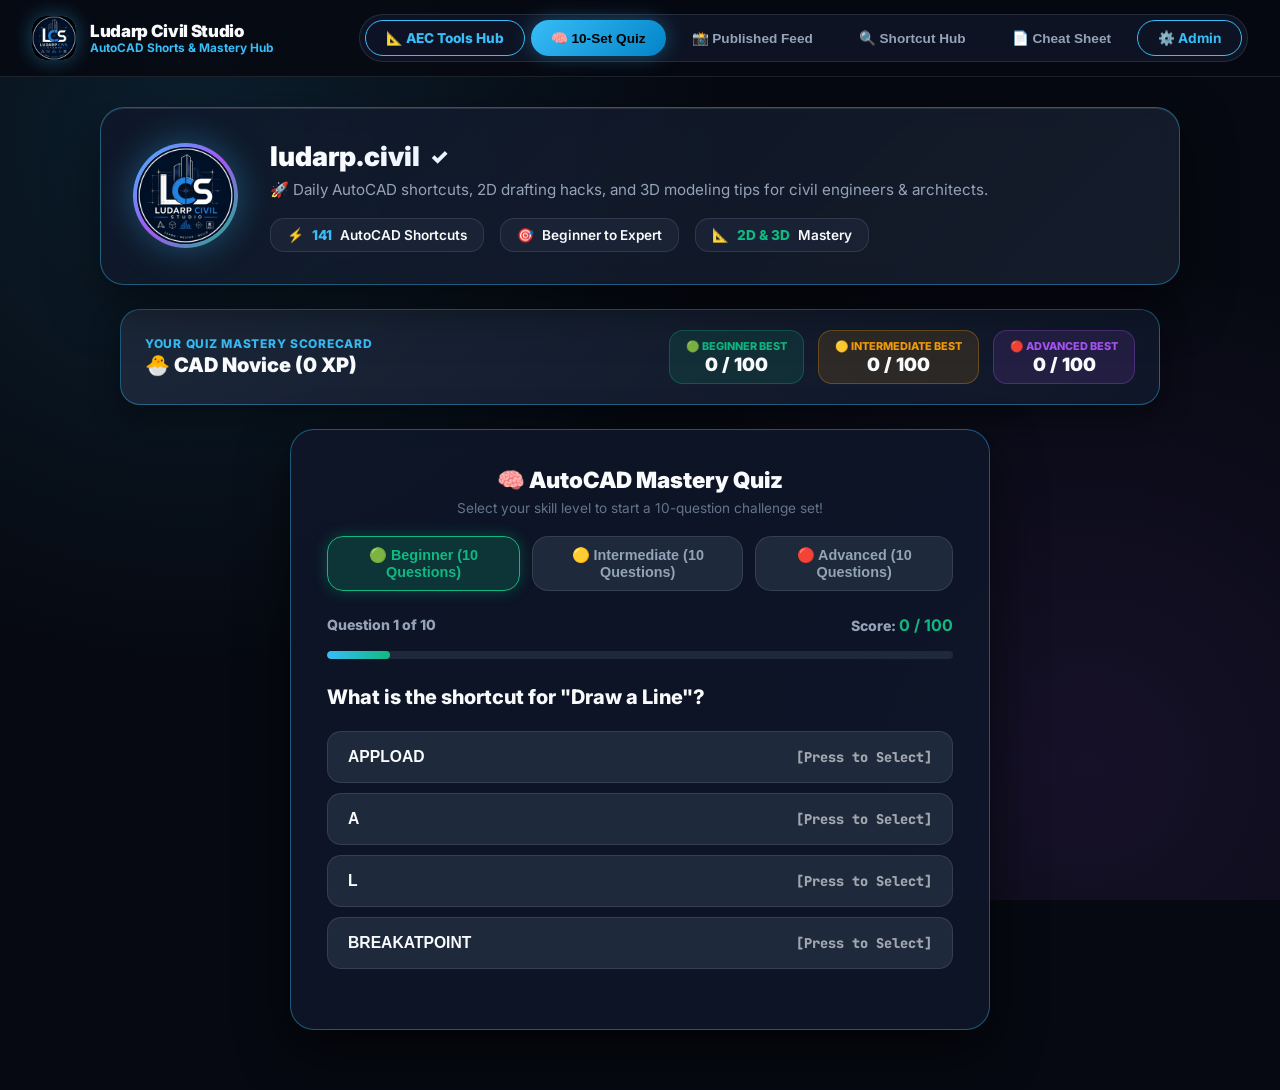
<file: studio.html>
<!DOCTYPE html>
<html lang="en">
<head>
  <meta charset="UTF-8">
  <meta name="viewport" content="width=device-width, initial-scale=1.0">
  <title>Ludarp Civil Studio — AutoCAD Shorts & Mastery Hub</title>
  <script>
    if (window.location.hash === '#admin' || window.location.search.includes('admin') || window.location.pathname.endsWith('/admin')) {
      window.location.href = 'admin.html';
    }
  </script>
  <link rel="preconnect" href="https://fonts.googleapis.com">
  <link rel="preconnect" href="https://fonts.gstatic.com" crossorigin>
  <link href="https://fonts.googleapis.com/css2?family=Chakra+Petch:wght@600;700;800&family=Inter:wght@300;400;500;600;700;800;900&family=JetBrains+Mono:wght@400;500;700;800&display=swap" rel="stylesheet">
  <link rel="stylesheet" href="style.css">
  <style>
    :root {
      --bg-primary: #060911;
      --bg-secondary: #0f172a;
      --bg-tertiary: #1e293b;
      --accent: #38bdf8;
      --accent-glow: rgba(56, 189, 248, 0.35);
      --accent-green: #10b981;
      --accent-green-glow: rgba(16, 185, 129, 0.3);
      --accent-purple: #a855f7;
      --accent-orange: #f59e0b;
      --border: rgba(255, 255, 255, 0.1);
      --border-accent: rgba(56, 189, 248, 0.4);
      --text-primary: #f8fafc;
      --text-secondary: #94a3b8;
      --text-muted: #64748b;
    }

    html, body {
      height: auto !important;
      min-height: 100vh;
      overflow-x: hidden !important;
      overflow-y: auto !important;
    }

    body {
      background-color: var(--bg-primary);
      background-image: 
        radial-gradient(circle at 15% 15%, rgba(56, 189, 248, 0.12), transparent 40%),
        radial-gradient(circle at 85% 85%, rgba(168, 85, 247, 0.1), transparent 40%);
      background-attachment: fixed;
      color: var(--text-primary);
      font-family: 'Inter', sans-serif;
      margin: 0;
      padding: 0;
    }

    /* Top Navigation Bar */
    .pub-header {
      position: sticky;
      top: 0;
      z-index: 1000;
      background: rgba(6, 9, 17, 0.85);
      backdrop-filter: blur(20px);
      border-bottom: 1px solid var(--border);
      padding: 14px 32px;
      display: flex;
      justify-content: space-between;
      align-items: center;
    }
    .pub-brand {
      display: flex;
      align-items: center;
      gap: 14px;
      text-decoration: none;
      color: var(--text-primary);
    }
    .pub-brand-logo {
      width: 44px;
      height: 44px;
      background: linear-gradient(135deg, #0284c7, #38bdf8, #818cf8);
      border-radius: 14px;
      display: flex;
      align-items: center;
      justify-content: center;
      font-size: 1.4rem;
      box-shadow: 0 0 20px var(--accent-glow);
    }
    .pub-nav {
      display: flex;
      gap: 6px;
      background: rgba(15, 23, 42, 0.8);
      padding: 5px;
      border-radius: 30px;
      border: 1px solid var(--border);
    }
    .pub-nav-btn {
      padding: 9px 20px;
      border-radius: 20px;
      background: transparent;
      border: none;
      color: var(--text-secondary);
      font-size: 0.85rem;
      font-weight: 700;
      cursor: pointer;
      text-decoration: none;
      transition: all 0.25s cubic-bezier(0.4, 0, 0.2, 1);
      display: flex;
      align-items: center;
      gap: 8px;
    }
    .pub-nav-btn:hover {
      color: var(--text-primary);
      background: rgba(255, 255, 255, 0.05);
    }
    .pub-nav-btn.active {
      background: linear-gradient(135deg, #38bdf8, #0284c7);
      color: #000;
      font-weight: 800;
      box-shadow: 0 0 20px var(--accent-glow);
    }

    /* Hero Banner */
    .hero-banner {
      max-width: 1080px;
      margin: 30px auto 24px auto;
      padding: 32px;
      background: linear-gradient(135deg, rgba(15, 23, 42, 0.8), rgba(30, 41, 59, 0.6));
      backdrop-filter: blur(12px);
      border: 1px solid var(--border-accent);
      border-radius: 24px;
      display: flex;
      gap: 32px;
      align-items: center;
      box-shadow: 0 20px 50px rgba(0, 0, 0, 0.5), inset 0 1px 0 rgba(255, 255, 255, 0.1);
    }
    .hero-avatar {
      width: 105px;
      height: 105px;
      border-radius: 50%;
      background: linear-gradient(135deg, #38bdf8, #a855f7, #10b981);
      padding: 4px;
      box-shadow: 0 0 35px var(--accent-glow);
      flex-shrink: 0;
    }
    .hero-avatar-inner {
      width: 100%;
      height: 100%;
      border-radius: 50%;
      background: var(--bg-secondary);
      display: flex;
      align-items: center;
      justify-content: center;
      font-size: 2.8rem;
    }
    .hero-title {
      font-size: 1.7rem;
      font-weight: 900;
      margin: 0 0 6px 0;
      display: flex;
      align-items: center;
      gap: 10px;
      background: linear-gradient(to right, #ffffff, #93c5fd);
      -webkit-background-clip: text;
      -webkit-text-fill-color: transparent;
    }
    .hero-stats-row {
      display: flex;
      gap: 16px;
      margin-top: 16px;
      flex-wrap: wrap;
    }
    .stat-badge {
      background: rgba(30, 41, 59, 0.7);
      border: 1px solid var(--border);
      padding: 8px 16px;
      border-radius: 14px;
      font-size: 0.85rem;
      font-weight: 600;
      display: flex;
      align-items: center;
      gap: 8px;
    }
    .stat-badge strong {
      color: var(--accent);
      font-weight: 800;
    }

    /* Tab Sections */
    .tab-section {
      max-width: 1080px;
      margin: 0 auto 60px auto;
      padding: 0 20px;
      display: none;
    }
    .tab-section.active {
      display: block;
    }

    /* CAD Cards Grid */
    .insta-grid {
      display: grid;
      grid-template-columns: repeat(3, 1fr);
      gap: 20px;
    }

    /* Mobile Responsive Optimizations */
    @media (max-width: 860px) {
      .insta-grid { grid-template-columns: repeat(2, 1fr); }
      .hero-banner { flex-direction: column; text-align: center; }
      .hero-stats-row { justify-content: center; }
    }
    @media (max-width: 640px) {
      .insta-grid { grid-template-columns: 1fr; }
      .pub-header {
        padding: 10px 16px;
        flex-direction: column;
        gap: 12px;
        align-items: stretch;
      }
      .pub-brand {
        justify-content: center;
      }
      .pub-nav {
        overflow-x: auto;
        white-space: nowrap;
        padding: 4px;
        border-radius: 20px;
        -webkit-overflow-scrolling: touch;
        scrollbar-width: none;
        max-width: 100%;
      }
      .pub-nav::-webkit-scrollbar {
        display: none;
      }
      .pub-nav-btn {
        padding: 8px 14px;
        font-size: 0.78rem;
        flex-shrink: 0;
      }
      .hero-banner {
        padding: 20px 16px;
        margin: 16px auto;
        gap: 16px;
        border-radius: 18px;
      }
      .hero-avatar {
        width: 80px;
        height: 80px;
      }
      .hero-title {
        font-size: 1.35rem;
        justify-content: center;
      }
      .quiz-container {
        padding: 20px 16px;
        border-radius: 18px;
      }
      .level-selector-row {
        flex-direction: column;
        gap: 8px;
      }
      .level-btn {
        width: 100%;
        text-align: center;
        padding: 12px 16px;
      }
      .quiz-option-btn {
        font-size: 0.9rem;
        padding: 14px 16px;
      }
      .tab-section {
        padding: 0 12px;
      }
    }

    .cad-card {
      background: rgba(15, 23, 42, 0.75);
      backdrop-filter: blur(8px);
      border: 1px solid var(--border);
      border-radius: 18px;
      padding: 22px;
      display: flex;
      flex-direction: column;
      justify-content: space-between;
      position: relative;
      overflow: hidden;
      transition: all 0.3s cubic-bezier(0.4, 0, 0.2, 1);
      cursor: pointer;
    }
    .cad-card:hover {
      transform: translateY(-6px);
      border-color: var(--accent);
      box-shadow: 0 16px 35px rgba(56, 189, 248, 0.25);
      background: rgba(30, 41, 59, 0.8);
    }
    .card-key-tag {
      font-family: 'JetBrains Mono', monospace;
      font-size: 1.15rem;
      font-weight: 900;
      color: var(--accent);
      background: rgba(30, 41, 59, 0.9);
      padding: 6px 14px;
      border-radius: 10px;
      border: 1px solid var(--border-accent);
      display: inline-block;
      box-shadow: 0 4px 12px rgba(0,0,0,0.4);
    }

    /* Quiz Level System Styles */
    .quiz-container {
      background: rgba(15, 23, 42, 0.85);
      border: 1px solid var(--border-accent);
      border-radius: 24px;
      padding: 36px;
      max-width: 700px;
      margin: 20px auto;
      box-shadow: 0 20px 50px rgba(0,0,0,0.6);
    }
    .level-selector-row {
      display: flex;
      gap: 12px;
      justify-content: center;
      margin-bottom: 24px;
    }
    .level-btn {
      padding: 10px 22px;
      border-radius: 16px;
      background: var(--bg-tertiary);
      border: 1px solid var(--border);
      color: var(--text-secondary);
      font-size: 0.9rem;
      font-weight: 800;
      cursor: pointer;
      transition: all 0.25s;
    }
    .level-btn.active-beginner {
      background: rgba(16, 185, 129, 0.2);
      border-color: var(--accent-green);
      color: var(--accent-green);
      box-shadow: 0 0 15px var(--accent-green-glow);
    }
    .level-btn.active-intermediate {
      background: rgba(245, 158, 11, 0.2);
      border-color: var(--accent-orange);
      color: var(--accent-orange);
      box-shadow: 0 0 15px rgba(245, 158, 11, 0.3);
    }
    .level-btn.active-advanced {
      background: rgba(168, 85, 247, 0.2);
      border-color: var(--accent-purple);
      color: var(--accent-purple);
      box-shadow: 0 0 15px rgba(168, 85, 247, 0.3);
    }

    .quiz-progress-bar-wrap {
      width: 100%;
      height: 8px;
      background: var(--bg-tertiary);
      border-radius: 10px;
      overflow: hidden;
      margin: 16px 0 24px 0;
    }
    .quiz-progress-fill {
      height: 100%;
      width: 10%;
      background: linear-gradient(to right, var(--accent), var(--accent-green));
      border-radius: 10px;
      transition: width 0.3s;
    }
    .quiz-option-btn {
      width: 100%;
      padding: 16px 20px;
      margin: 10px 0;
      background: var(--bg-tertiary);
      border: 1px solid var(--border);
      border-radius: 14px;
      color: var(--text-primary);
      font-size: 0.98rem;
      font-weight: 700;
      cursor: pointer;
      transition: all 0.2s;
      text-align: left;
      display: flex;
      justify-content: space-between;
      align-items: center;
    }
    .quiz-option-btn:hover {
      border-color: var(--accent);
      background: rgba(56, 189, 248, 0.1);
      transform: translateX(4px);
    }
    .quiz-option-btn.correct {
      background: rgba(16, 185, 129, 0.25) !important;
      border-color: var(--accent-green) !important;
      color: var(--accent-green) !important;
    }
    .quiz-option-btn.wrong {
      background: rgba(239, 68, 68, 0.25) !important;
      border-color: #ef4444 !important;
      color: #ef4444 !important;
    }

    /* Modal Overlay */
    .modal-overlay {
      position: fixed;
      top: 0; left: 0; right: 0; bottom: 0;
      background: rgba(0,0,0,0.85);
      backdrop-filter: blur(12px);
      z-index: 2000;
      display: flex;
      align-items: center;
      justify-content: center;
      padding: 20px;
    }
    .modal-card {
      background: var(--bg-secondary);
      border: 1px solid var(--border-accent);
      border-radius: 24px;
      max-width: 650px;
      width: 100%;
      max-height: 90vh;
      overflow-y: auto;
      padding: 36px;
      position: relative;
      box-shadow: 0 25px 60px rgba(0,0,0,0.8);
    }
    .modal-close {
      position: absolute;
      top: 20px; right: 20px;
      background: none; border: none;
      color: var(--text-muted);
      font-size: 1.8rem; cursor: pointer;
    }
  </style>
</head>
<body>

  <!-- Top Sticky Navigation Bar -->
  <header class="pub-header">
    <a href="#" class="pub-brand">
      <div class="pub-brand-logo" style="overflow:hidden; padding:0;">
        <img src="profile.jpg" alt="Ludarp Civil Studio Logo" style="width:100%; height:100%; object-fit:cover; border-radius:12px;">
      </div>
      <div>
        <div style="font-weight: 900; font-size: 1.05rem; letter-spacing: -0.02em;">Ludarp Civil Studio</div>
        <div style="font-size: 0.74rem; color: var(--accent); font-weight: 700;">AutoCAD Shorts & Mastery Hub</div>
      </div>
    </a>

    <nav class="pub-nav">
      <a href="index.html" class="pub-nav-btn" style="border: 1px solid var(--accent); color: var(--accent); font-weight: 800;">📐 AEC Tools Hub</a>
      <button class="pub-nav-btn active" data-tab="quiz">🧠 10-Set Quiz</button>
      <button class="pub-nav-btn" data-tab="feed">📸 Published Feed</button>
      <button class="pub-nav-btn" data-tab="search">🔍 Shortcut Hub</button>
      <button class="pub-nav-btn" data-tab="cheatsheet">📄 Cheat Sheet</button>
      <a href="admin.html" class="pub-nav-btn" style="border: 1px solid var(--accent); color: var(--accent);">⚙️ Admin</a>
    </nav>
  </header>

  <!-- Hero Profile Banner -->
  <section class="hero-banner">
    <div class="hero-avatar">
      <div class="hero-avatar-inner" style="overflow:hidden;">
        <img src="profile.jpg" alt="Ludarp Civil Studio Profile" style="width:100%; height:100%; object-fit:cover; border-radius:50%;">
      </div>
    </div>
    <div style="flex: 1;">
      <h1 class="hero-title">
        ludarp.civil
        <span style="color: var(--accent); font-size: 1.3rem;">✓</span>
      </h1>
      <p style="margin: 0; color: var(--text-secondary); font-size: 0.95rem; line-height: 1.5;">
        🚀 Daily AutoCAD shortcuts, 2D drafting hacks, and 3D modeling tips for civil engineers & architects.
      </p>

      <div class="hero-stats-row">
        <div class="stat-badge">⚡ <strong>141</strong> <span>AutoCAD Shortcuts</span></div>
        <div class="stat-badge">🎯 <span>Beginner to Expert</span></div>
        <div class="stat-badge">📐 <strong style="color: var(--accent-green)">2D & 3D</strong> <span>Mastery</span></div>
      </div>
    </div>
  </section>

  <!-- =========================================================================
       TAB 1: LEVEL-BASED 10-QUESTION QUIZ GAME (FIRST ACTIVE TAB)
       ========================================================================= -->
  <main class="tab-section active" id="tab-quiz">
    <!-- Persistent User Scorecard & High Scores -->
    <div style="background:linear-gradient(135deg, rgba(30,41,59,0.9), rgba(15,23,42,0.9)); border:1px solid var(--border-accent); border-radius:20px; padding:20px 24px; margin-bottom:24px; display:flex; justify-content:space-between; align-items:center; flex-wrap:wrap; gap:16px; box-shadow:0 10px 30px rgba(0,0,0,0.4);">
      <div>
        <div style="font-size:0.75rem; font-weight:800; color:var(--accent); text-transform:uppercase; letter-spacing:0.06em;">YOUR QUIZ MASTERY SCORECARD</div>
        <div style="font-size:1.25rem; font-weight:900; color:var(--text-primary); margin-top:2px;" id="user-rank-badge">🐣 CAD Novice (0 XP)</div>
      </div>

      <div style="display:flex; gap:14px; flex-wrap:wrap;">
        <div style="text-align:center; background:rgba(16,185,129,0.12); border:1px solid rgba(16,185,129,0.3); padding:8px 16px; border-radius:14px;">
          <div style="font-size:0.68rem; font-weight:800; color:var(--accent-green);">🟢 BEGINNER BEST</div>
          <div style="font-size:1.15rem; font-weight:900; color:var(--text-primary);" id="high-score-beginner">0 / 100</div>
        </div>

        <div style="text-align:center; background:rgba(245,158,11,0.12); border:1px solid rgba(245,158,11,0.3); padding:8px 16px; border-radius:14px;">
          <div style="font-size:0.68rem; font-weight:800; color:var(--accent-orange);">🟡 INTERMEDIATE BEST</div>
          <div style="font-size:1.15rem; font-weight:900; color:var(--text-primary);" id="high-score-intermediate">0 / 100</div>
        </div>

        <div style="text-align:center; background:rgba(168,85,247,0.12); border:1px solid rgba(168,85,247,0.3); padding:8px 16px; border-radius:14px;">
          <div style="font-size:0.68rem; font-weight:800; color:var(--accent-purple);">🔴 ADVANCED BEST</div>
          <div style="font-size:1.15rem; font-weight:900; color:var(--text-primary);" id="high-score-advanced">0 / 100</div>
        </div>
      </div>
    </div>

    <div class="quiz-container">
      <div style="text-align:center;">
        <h2 style="font-size:1.4rem; font-weight:900; margin:0 0 6px 0; color:var(--text-primary);">🧠 AutoCAD Mastery Quiz</h2>
        <p style="font-size:0.85rem; color:var(--text-muted); margin:0 0 20px 0;">Select your skill level to start a 10-question challenge set!</p>

        <!-- Level Selector Buttons -->
        <div class="level-selector-row">
          <button class="level-btn active-beginner" id="btn-level-beginner">🟢 Beginner (10 Questions)</button>
          <button class="level-btn" id="btn-level-intermediate">🟡 Intermediate (10 Questions)</button>
          <button class="level-btn" id="btn-level-advanced">🔴 Advanced (10 Questions)</button>
        </div>
      </div>

      <!-- Question Card Body -->
      <div id="quiz-game-body">
        <div style="display:flex; justify-content:space-between; align-items:center; font-size:0.88rem; font-weight:800; color:var(--text-secondary);">
          <span id="quiz-question-counter">Question 1 of 10</span>
          <span>Score: <strong style="color:var(--accent-green); font-size:1rem;" id="quiz-score-val">0 / 100</strong></span>
        </div>

        <div class="quiz-progress-bar-wrap">
          <div class="quiz-progress-fill" id="quiz-progress-fill"></div>
        </div>

        <div style="font-size:1.25rem; font-weight:800; margin:20px 0; color:var(--text-primary); line-height:1.4;" id="quiz-question-text">
          Loading Question...
        </div>

        <div id="quiz-options-container">
          <!-- Options injected here -->
        </div>

        <div style="margin-top:24px; display:flex; justify-content:flex-end;">
          <button id="quiz-next-btn" style="padding:12px 24px; background:var(--accent); color:#000; border:none; border-radius:14px; font-weight:900; font-size:0.9rem; cursor:pointer; display:none;">
            Next Question ➔
          </button>
        </div>
      </div>

      <!-- Final Results Screen -->
      <div id="quiz-results-screen" style="display:none; text-align:center; padding:20px 0;">
        <div style="font-size:3.5rem; margin-bottom:10px;">🏆</div>
        <h2 style="font-size:1.6rem; font-weight:900; margin:0 0 8px 0; color:var(--text-primary);">Level Completed!</h2>
        <p style="font-size:0.95rem; color:var(--text-secondary); margin:0 0 20px 0;" id="quiz-final-score-text">You scored 80 / 100!</p>
        <button id="quiz-restart-btn" style="padding:12px 28px; background:var(--accent-green); color:#000; border:none; border-radius:16px; font-weight:900; font-size:0.95rem; cursor:pointer;">
          🔄 Try Another Quiz Set
        </button>
      </div>
    </div>
  </main>

  <!-- =========================================================================
       TAB 2: PUBLISHED INSTAGRAM FEED
       ========================================================================= -->
  <main class="tab-section" id="tab-feed">
    <div style="display:flex; justify-content:space-between; align-items:center; margin-bottom:20px;">
      <h2 style="font-size:1.35rem; font-weight:900; margin:0;">📸 Published Instagram Feed</h2>
      <span style="font-size:0.8rem; color:var(--text-muted); font-weight:600;">Posts published from Admin Dashboard</span>
    </div>

    <div class="insta-grid" id="pub-feed-grid">
      <!-- Populated dynamically -->
    </div>
  </main>

  <!-- =========================================================================
       TAB 2: SHORTCUT SEARCH HUB
       ========================================================================= -->
  <main class="tab-section" id="tab-search">
    <div style="background:rgba(15, 23, 42, 0.8); border:1px solid var(--border-accent); border-radius:20px; padding:28px; margin-bottom:24px;">
      <h2 style="font-size:1.35rem; font-weight:900; margin:0 0 16px 0;">🔍 Interactive AutoCAD Shortcut Library</h2>
      <div style="display:flex; gap:14px; flex-wrap:wrap;">
        <input type="text" id="hub-search-input" placeholder="Search shortcut (e.g. TR, F8, LINE), command action, or description..." style="flex:1; min-width:280px; padding:14px 18px; background:var(--bg-tertiary); border:1px solid var(--border); border-radius:14px; color:var(--text-primary); font-size:0.92rem;">
        <select id="hub-cat-filter" style="padding:14px 18px; background:var(--bg-tertiary); border:1px solid var(--border); border-radius:14px; color:var(--text-primary); font-size:0.9rem; font-weight:700;">
          <option value="all">All Categories</option>
          <option value="Editing">Editing</option>
          <option value="Drawing">Drawing</option>
          <option value="3D Modeling">3D Modeling</option>
          <option value="Layer Management">Layer Management</option>
          <option value="Annotation">Annotation</option>
        </select>
      </div>
    </div>

    <div class="insta-grid" id="hub-cards-grid">
      <!-- Populated dynamically -->
    </div>
  </main>

  <!-- =========================================================================
       TAB 3: LEVEL-BASED 10-QUESTION QUIZ GAME
       ========================================================================= -->
  <main class="tab-section" id="tab-quiz">
    <div class="quiz-container">
      <div style="text-align:center;">
        <h2 style="font-size:1.4rem; font-weight:900; margin:0 0 6px 0; color:var(--text-primary);">🧠 AutoCAD Mastery Quiz</h2>
        <p style="font-size:0.85rem; color:var(--text-muted); margin:0 0 20px 0;">Select your skill level to start a 10-question challenge set!</p>

        <!-- Level Selector Buttons -->
        <div class="level-selector-row">
          <button class="level-btn active-beginner" id="btn-level-beginner">🟢 Beginner (10 Questions)</button>
          <button class="level-btn" id="btn-level-intermediate">🟡 Intermediate (10 Questions)</button>
          <button class="level-btn" id="btn-level-advanced">🔴 Advanced (10 Questions)</button>
        </div>
      </div>

      <!-- Question Card Body -->
      <div id="quiz-game-body">
        <div style="display:flex; justify-content:space-between; align-items:center; font-size:0.88rem; font-weight:800; color:var(--text-secondary);">
          <span id="quiz-question-counter">Question 1 of 10</span>
          <span>Score: <strong style="color:var(--accent-green); font-size:1rem;" id="quiz-score-val">0 / 100</strong></span>
        </div>

        <div class="quiz-progress-bar-wrap">
          <div class="quiz-progress-fill" id="quiz-progress-fill"></div>
        </div>

        <div style="font-size:1.25rem; font-weight:800; margin:20px 0; color:var(--text-primary); line-height:1.4;" id="quiz-question-text">
          Loading Question...
        </div>

        <div id="quiz-options-container">
          <!-- Options injected here -->
        </div>

        <div style="margin-top:24px; display:flex; justify-content:flex-end;">
          <button id="quiz-next-btn" style="padding:12px 24px; background:var(--accent); color:#000; border:none; border-radius:14px; font-weight:900; font-size:0.9rem; cursor:pointer; display:none;">
            Next Question ➔
          </button>
        </div>
      </div>

      <!-- Final Results Screen -->
      <div id="quiz-results-screen" style="display:none; text-align:center; padding:20px 0;">
        <div style="font-size:3.5rem; margin-bottom:10px;">🏆</div>
        <h2 style="font-size:1.6rem; font-weight:900; margin:0 0 8px 0; color:var(--text-primary);">Level Completed!</h2>
        <p style="font-size:0.95rem; color:var(--text-secondary); margin:0 0 20px 0;" id="quiz-final-score-text">You scored 80 / 100!</p>
        <button id="quiz-restart-btn" style="padding:12px 28px; background:var(--accent-green); color:#000; border:none; border-radius:16px; font-weight:900; font-size:0.95rem; cursor:pointer;">
          🔄 Try Another Quiz Set
        </button>
      </div>
    </div>
  </main>

  <!-- =========================================================================
       TAB 4: PRINTABLE PDF CHEAT SHEET
       ========================================================================= -->
  <main class="tab-section" id="tab-cheatsheet">
    <div style="display:flex; justify-content:space-between; align-items:center; margin-bottom:20px;">
      <h2 style="font-size:1.35rem; font-weight:900; margin:0;">📄 AutoCAD Master Cheat Sheet</h2>
      <button onclick="window.print()" style="padding:12px 24px; background:var(--accent); color:#000; border:none; border-radius:14px; font-weight:900; cursor:pointer; font-size:0.88rem;">
        🖨️ Print / Save PDF
      </button>
    </div>

    <div id="cheatsheet-table-container" style="background:var(--bg-secondary); border:1px solid var(--border-accent); border-radius:20px; padding:24px; overflow-x:auto;">
      <!-- Table populated dynamically -->
    </div>
  </main>

  <!-- Detail Modal Overlay -->
  <div class="modal-overlay" id="detail-modal" style="display:none;">
    <div class="modal-card">
      <button class="modal-close" id="modal-close-btn">&times;</button>
      <div id="modal-content"></div>
    </div>
  </div>

  <script src="calendar_data.js?v=2.2"></script>
  <script>
    let calendarDb = [];
    try {
      calendarDb = JSON.parse(localStorage.getItem('ludarp_calendar_db')) || [];
    } catch(e) { calendarDb = []; }

    if (!Array.isArray(calendarDb) || calendarDb.length === 0) {
      if (typeof CALENDAR_DATA_FROM_FILE !== 'undefined' && Array.isArray(CALENDAR_DATA_FROM_FILE) && CALENDAR_DATA_FROM_FILE.length > 0) {
        calendarDb = CALENDAR_DATA_FROM_FILE;
      } else if (typeof autocadCalendar !== 'undefined' && Array.isArray(autocadCalendar)) {
        calendarDb = autocadCalendar;
      }
    }

    let rawCompleted = [];
    try {
      rawCompleted = JSON.parse(localStorage.getItem('ludarp_completed_calendar')) || [];
    } catch(e) { rawCompleted = []; }
    const completedDays = new Set((Array.isArray(rawCompleted) ? rawCompleted : []).map(String));
    const publishedPosts = (Array.isArray(calendarDb) ? calendarDb : []).filter(post => post && (post.posted || post.status === 'published' || completedDays.has(String(post.day))));
    const feedPosts = publishedPosts.length > 0 ? publishedPosts : (Array.isArray(calendarDb) ? calendarDb : []);

    // Tab Switcher
    const navBtns = document.querySelectorAll('.pub-nav-btn[data-tab]');
    const tabSections = document.querySelectorAll('.tab-section');

    navBtns.forEach(btn => {
      btn.onclick = () => {
        const target = btn.getAttribute('data-tab');
        navBtns.forEach(b => b.classList.remove('active'));
        tabSections.forEach(s => s.classList.remove('active'));

        btn.classList.add('active');
        document.getElementById(`tab-${target}`).classList.add('active');
      };
    });

    // 1. Render Published Feed
    function renderPublishedFeed() {
      const grid = document.getElementById('pub-feed-grid');
      grid.innerHTML = '';

      feedPosts.forEach(post => {
        grid.appendChild(createCadCard(post));
      });
    }

    // Helper Card Builder
    function createCadCard(post) {
      const card = document.createElement('div');
      card.className = 'cad-card';
      card.style.cursor = 'pointer';
      const key = post.shortcut || post.keys || 'CAD';
      const title = post.action || (post.title ? post.title.replace(/^[^:]+:\s*/, '') : 'Shortcut');
      const desc = post.description || post.desc || '';
      const lessonNum = post.day ? `Lesson ${post.day}` : 'Lesson';

      card.innerHTML = `
        <div>
          <div style="display:flex; justify-content:space-between; align-items:center; margin-bottom:12px;">
            <span class="card-key-tag">${key}</span>
            <span style="font-size:0.7rem; font-weight:800; color:var(--accent-purple); text-transform:uppercase; background:rgba(168,85,247,0.15); padding:3px 9px; border-radius:8px; border:1px solid rgba(168,85,247,0.3);">${post.difficulty || 'Beginner'}</span>
          </div>
          <h3 style="font-size:1.08rem; font-weight:900; margin:0 0 6px 0; color:var(--text-primary); line-height:1.3;">${title}</h3>
          <p style="font-size:0.82rem; color:var(--text-secondary); line-height:1.45; margin:0; display:-webkit-box; -webkit-line-clamp:3; -webkit-box-orient:vertical; overflow:hidden;">${desc}</p>
        </div>
        <div style="margin-top:16px; padding-top:12px; border-top:1px solid var(--border); display:flex; justify-content:space-between; align-items:center; font-size:0.76rem; color:var(--text-muted); font-weight:600;">
          <span>${lessonNum} • ${post.category || 'General'}</span>
          <span style="color:var(--accent); font-weight:800;">View Steps ➔</span>
        </div>
      `;
      card.onclick = () => openModal(post);
      return card;
    }

    // Modal Details
    function openModal(post) {
      const modal = document.getElementById('detail-modal');
      const content = document.getElementById('modal-content');
      const key = post.shortcut || post.keys || 'CAD';
      const title = post.action || (post.title ? post.title.replace(/^[^:]+:\s*/, '') : 'Shortcut');
      const desc = post.description || post.desc || '';
      
      let rawSteps = post.steps || post.bullets || post.items || [];
      if (!Array.isArray(rawSteps) || rawSteps.length === 0) {
        rawSteps = [
          `Type '${key}' in the AutoCAD command terminal or workspace.`,
          `Follow prompt instructions on screen.`,
          `Complete your drawing or editing action.`
        ];
      }

      let stepsHtml = rawSteps.map(s => `<li style="margin-bottom:8px;">${s}</li>`).join('');

      content.innerHTML = `
        <div style="display:flex; align-items:center; gap:12px; margin-bottom:14px;">
          <span class="card-key-tag" style="font-size:1.4rem;">${key}</span>
          <div>
            <h2 style="margin:0; font-size:1.35rem; font-weight:900;">${title}</h2>
            <span style="font-size:0.76rem; color:var(--accent); font-weight:700;">${post.day ? 'Lesson ' + post.day + ' • ' : ''}${post.category || 'AutoCAD'} • ${post.difficulty || 'Beginner'}</span>
          </div>
        </div>
        <p style="color:var(--text-secondary); line-height:1.6; font-size:0.92rem;">${desc}</p>
        <h4 style="margin-top:20px; color:var(--accent); font-size:0.98rem; font-weight:800;">Execution Steps:</h4>
        <ol style="padding-left:20px; color:var(--text-primary); line-height:1.65; font-size:0.9rem;">${stepsHtml}</ol>
        ${post.proTip ? `<div style="background:var(--bg-tertiary); padding:14px 18px; border-left:4px solid var(--accent-orange); border-radius:10px; margin-top:20px; font-size:0.86rem; color:#fde68a;"><strong>💡 Pro Tip:</strong> ${post.proTip}</div>` : ''}
        <button onclick="navigator.clipboard.writeText('${key}'); alert('📋 Copied shortcut key ${key} to clipboard!')" style="width:100%; margin-top:22px; padding:14px; background:var(--accent); color:#000; border:none; border-radius:14px; font-weight:900; font-size:0.92rem; cursor:pointer;">
          📋 Copy Shortcut (${key})
        </button>
      `;

      modal.style.display = 'flex';
    }

    document.getElementById('modal-close-btn').onclick = () => {
      document.getElementById('detail-modal').style.display = 'none';
    };

    const modalBackdrop = document.getElementById('detail-modal');
    if (modalBackdrop) {
      modalBackdrop.onclick = (e) => {
        if (e.target === modalBackdrop) {
          modalBackdrop.style.display = 'none';
        }
      };
    }

    // 2. Render Search Hub
    function renderHub() {
      const grid = document.getElementById('hub-cards-grid');
      if (!grid) return;

      const searchInput = document.getElementById('hub-search-input');
      const catFilter = document.getElementById('hub-cat-filter');
      const searchVal = searchInput ? searchInput.value.toLowerCase().trim() : '';
      const catVal = catFilter ? catFilter.value : 'all';

      grid.innerHTML = '';

      const filtered = (Array.isArray(calendarDb) ? calendarDb : []).filter(post => {
        if (!post) return false;
        const matchesCat = catVal === 'all' || (post.category || 'General') === catVal;
        const text = `${post.shortcut || ''} ${post.keys || ''} ${post.action || ''} ${post.title || ''} ${post.description || ''} ${post.desc || ''}`.toLowerCase();
        const matchesSearch = !searchVal || text.includes(searchVal);
        return matchesCat && matchesSearch;
      });

      filtered.forEach(post => {
        grid.appendChild(createCadCard(post));
      });
    }

    document.getElementById('hub-search-input').oninput = renderHub;
    document.getElementById('hub-cat-filter').onchange = renderHub;

    // 3. Level-Based 10-Question Quiz System
    let selectedLevel = 'Beginner';
    let currentQuizPool = [];
    let currentQuizIndex = 0;
    let quizScore = 0;

    const btnBeg = document.getElementById('btn-level-beginner');
    const btnInt = document.getElementById('btn-level-intermediate');
    const btnAdv = document.getElementById('btn-level-advanced');

    if (btnBeg) btnBeg.onclick = () => setQuizLevel('Beginner');
    if (btnInt) btnInt.onclick = () => setQuizLevel('Intermediate');
    if (btnAdv) btnAdv.onclick = () => setQuizLevel('Advanced');

    function setQuizLevel(lvl) {
      selectedLevel = lvl;
      if (btnBeg) btnBeg.className = 'level-btn ' + (lvl === 'Beginner' ? 'active-beginner' : '');
      if (btnInt) btnInt.className = 'level-btn ' + (lvl === 'Intermediate' ? 'active-intermediate' : '');
      if (btnAdv) btnAdv.className = 'level-btn ' + (lvl === 'Advanced' ? 'active-advanced' : '');

      startQuizSet();
    }

    function startQuizSet() {
      const gameBody = document.getElementById('quiz-game-body');
      const resultsScreen = document.getElementById('quiz-results-screen');
      if (gameBody) gameBody.style.display = 'block';
      if (resultsScreen) resultsScreen.style.display = 'none';

      // Filter pool by difficulty level
      let pool = calendarDb.filter(p => {
        if (selectedLevel === 'Beginner') return (p.difficulty === 'Beginner');
        if (selectedLevel === 'Intermediate') return (p.difficulty === 'Intermediate');
        return (p.difficulty === 'Advanced' || p.difficulty === 'Expert');
      });

      if (pool.length < 10) pool = calendarDb;

      // Shuffle and pick 10 questions
      currentQuizPool = pool.sort(() => 0.5 - Math.random()).slice(0, 10);
      currentQuizIndex = 0;
      quizScore = 0;

      renderQuizQuestion();
    }

    // ── Quiz User Data Persistence Engine ────────────────────────────────────
    function getQuizUserData() {
      return JSON.parse(localStorage.getItem('ludarp_quiz_user_data')) || {
        highScores: { Beginner: 0, Intermediate: 0, Advanced: 0 },
        totalXp: 0,
        setsCompleted: 0
      };
    }

    function renderScorecard() {
      const data = getQuizUserData();
      const begEl = document.getElementById('high-score-beginner');
      const intEl = document.getElementById('high-score-intermediate');
      const advEl = document.getElementById('high-score-advanced');
      const rankEl = document.getElementById('user-rank-badge');

      if (begEl) begEl.textContent = `${data.highScores.Beginner || 0} / 100`;
      if (intEl) intEl.textContent = `${data.highScores.Intermediate || 0} / 100`;
      if (advEl) advEl.textContent = `${data.highScores.Advanced || 0} / 100`;

      let rank = '🐣 CAD Novice';
      if (data.totalXp >= 600) rank = '🏆 AutoCAD Master';
      else if (data.totalXp >= 300) rank = '📐 Drafting Specialist';
      else if (data.totalXp >= 100) rank = '⚡ CAD Practitioner';

      if (rankEl) rankEl.textContent = `${rank} (${data.totalXp} XP)`;
    }

    function saveQuizScore(level, score) {
      const data = getQuizUserData();
      data.setsCompleted += 1;
      data.totalXp += score;

      let isNewHigh = false;
      if (score > (data.highScores[level] || 0)) {
        data.highScores[level] = score;
        isNewHigh = true;
      }

      localStorage.setItem('ludarp_quiz_user_data', JSON.stringify(data));
      renderScorecard();
      return isNewHigh;
    }

    function renderQuizQuestion() {
      if (currentQuizIndex >= 10 || currentQuizIndex >= currentQuizPool.length) {
        // Finish Quiz Set & Save Progress locally
        const isNewRecord = saveQuizScore(selectedLevel, quizScore);
        const gameBody = document.getElementById('quiz-game-body');
        const resultsScreen = document.getElementById('quiz-results-screen');
        const finalScoreText = document.getElementById('quiz-final-score-text');

        if (gameBody) gameBody.style.display = 'none';
        if (resultsScreen) resultsScreen.style.display = 'block';
        if (finalScoreText) {
          finalScoreText.innerHTML = `
            Level: <b>${selectedLevel}</b> • Score: <b>${quizScore} / 100</b>
            ${isNewRecord ? '<br><span style="color:var(--accent-green); font-size:1.05rem; font-weight:900; display:inline-block; margin-top:8px;">🎉 NEW PERSONAL BEST HIGH SCORE!</span>' : ''}
          `;
        }
        return;
      }

      const q = currentQuizPool[currentQuizIndex] || {};
      const targetKey = q.shortcut || q.keys || 'CAD';

      const qCounter = document.getElementById('quiz-question-counter');
      const qScoreVal = document.getElementById('quiz-score-val');
      const qProgressFill = document.getElementById('quiz-progress-fill');
      const qText = document.getElementById('quiz-question-text');
      const qNextBtn = document.getElementById('quiz-next-btn');

      if (qCounter) qCounter.textContent = `Question ${currentQuizIndex + 1} of 10`;
      if (qScoreVal) qScoreVal.textContent = `${quizScore} / 100`;
      if (qProgressFill) qProgressFill.style.width = `${((currentQuizIndex + 1) / 10) * 100}%`;
      if (qText) qText.textContent = `What is the shortcut for "${q.action || q.title || 'this command'}"?`;
      if (qNextBtn) qNextBtn.style.display = 'none';

      // Wrong options
      const wrongKeys = calendarDb
        .map(p => p.shortcut || p.keys)
        .filter(k => k && k !== targetKey);
      
      const shuffledWrong = wrongKeys.sort(() => 0.5 - Math.random()).slice(0, 3);
      const options = [targetKey, ...shuffledWrong].sort(() => 0.5 - Math.random());

      const optionsEl = document.getElementById('quiz-options-container');
      optionsEl.innerHTML = '';

      options.forEach(opt => {
        const btn = document.createElement('button');
        btn.className = 'quiz-option-btn';
        btn.innerHTML = `<span>${opt}</span> <span style="font-family:'JetBrains Mono'; font-weight:800; font-size:0.85rem; opacity:0.6;">[Press to Select]</span>`;

        btn.onclick = () => {
          if (opt === targetKey) {
            btn.classList.add('correct');
            quizScore += 10;
            document.getElementById('quiz-score-val').textContent = `${quizScore} / 100`;
          } else {
            btn.classList.add('wrong');
          }
          document.querySelectorAll('.quiz-option-btn').forEach(b => b.disabled = true);
          document.getElementById('quiz-next-btn').style.display = 'inline-block';
        };
        optionsEl.appendChild(btn);
      });
    }

    const quizNextBtn = document.getElementById('quiz-next-btn');
    if (quizNextBtn) {
      quizNextBtn.onclick = () => {
        currentQuizIndex++;
        renderQuizQuestion();
      };
    }

    const quizRestartBtn = document.getElementById('quiz-restart-btn');
    if (quizRestartBtn) {
      quizRestartBtn.onclick = () => {
        startQuizSet();
      };
    }

    // 4. Render Printable Master Cheat Sheet Table
    function renderCheatSheet() {
      const container = document.getElementById('cheatsheet-table-container');
      let html = `<table style="width:100%; border-collapse:collapse; text-align:left; font-size:0.9rem;">
        <thead>
          <tr style="border-bottom:2px solid var(--border-accent); color:var(--accent);">
            <th style="padding:12px;">Shortcut</th>
            <th style="padding:12px;">Action / Description</th>
            <th style="padding:12px;">Category</th>
            <th style="padding:12px;">Difficulty Level</th>
          </tr>
        </thead>
        <tbody>`;

      calendarDb.forEach(p => {
        const key = p.shortcut || p.keys || 'CAD';
        const action = p.action || p.title;
        html += `
          <tr style="border-bottom:1px solid var(--border);">
            <td style="padding:12px; font-family:'JetBrains Mono',monospace; font-weight:900; color:var(--accent);">${key}</td>
            <td style="padding:12px;"><strong style="color:var(--text-primary);">${action}</strong><br><span style="font-size:0.8rem; color:var(--text-secondary);">${p.description || p.desc || ''}</span></td>
            <td style="padding:12px; color:var(--text-muted); font-weight:600;">${p.category || 'General'}</td>
            <td style="padding:12px;"><span style="font-size:0.75rem; font-weight:800; color:var(--accent-purple); background:rgba(168,85,247,0.15); padding:3px 10px; border-radius:8px; border:1px solid rgba(168,85,247,0.3);">${p.difficulty || 'Beginner'}</span></td>
          </tr>
        `;
      });

      html += `</tbody></table>`;
      container.innerHTML = html;
    }

    // Safe Init
    try { if (typeof renderScorecard === 'function') renderScorecard(); } catch (e) { console.error('Scorecard init error:', e); }
    try { if (typeof renderPublishedFeed === 'function') renderPublishedFeed(); } catch (e) { console.error('Published feed init error:', e); }
    try { if (typeof renderHub === 'function') renderHub(); } catch (e) { console.error('Hub init error:', e); }
    try { if (typeof setQuizLevel === 'function') setQuizLevel('Beginner'); } catch (e) { console.error('Quiz init error:', e); }
    try { if (typeof renderCheatSheet === 'function') renderCheatSheet(); } catch (e) { console.error('Cheatsheet init error:', e); }
  </script>
</body>
</html>
</file>
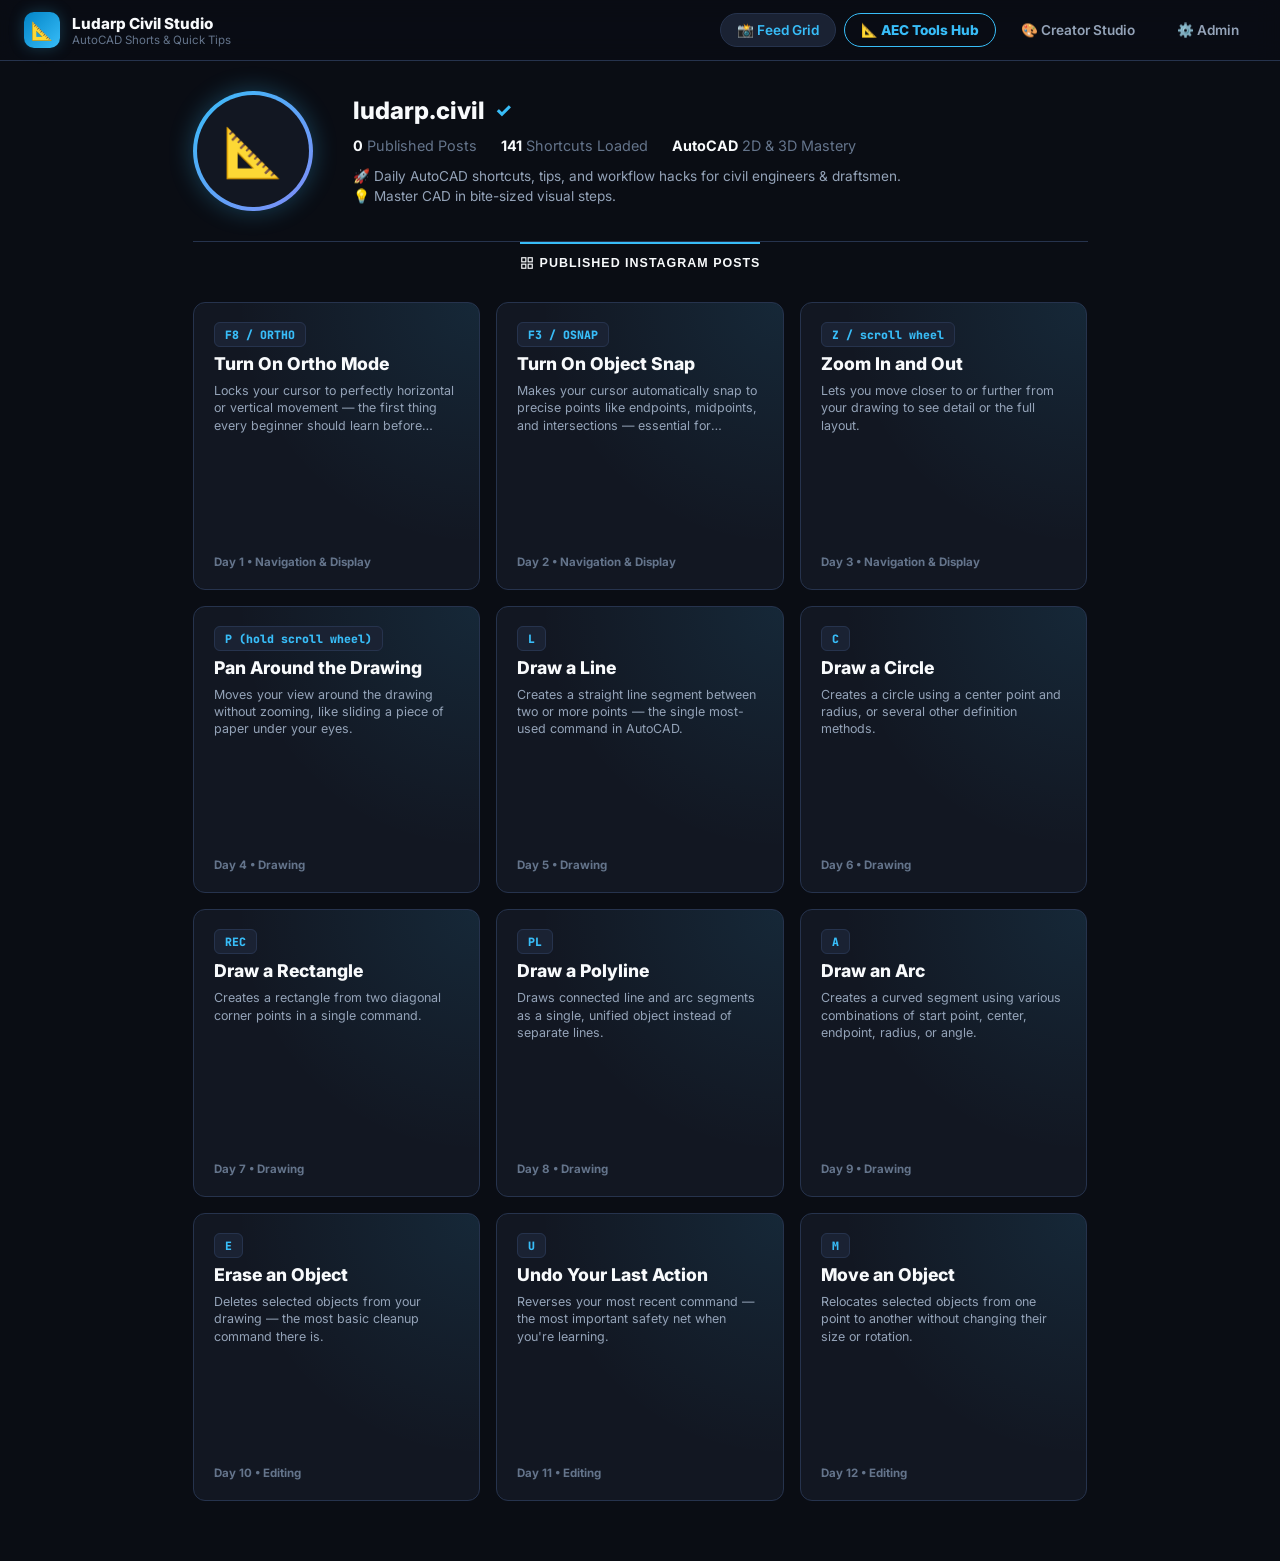
<file: website.html>
<!DOCTYPE html>
<html lang="en">
<head>
  <meta charset="UTF-8">
  <meta name="viewport" content="width=device-width, initial-scale=1.0">
  <title>Ludarp Civil Studio — AutoCAD Shorts & Tips</title>
  <link rel="preconnect" href="https://fonts.googleapis.com">
  <link rel="preconnect" href="https://fonts.gstatic.com" crossorigin>
  <link href="https://fonts.googleapis.com/css2?family=Inter:wght@300;400;500;600;700;800;900&family=JetBrains+Mono:wght@400;500;700&display=swap" rel="stylesheet">
  <link rel="stylesheet" href="style.css">
  <style>
    :root {
      --bg-primary: #0a0d14;
      --bg-secondary: #121722;
      --bg-tertiary: #1a2233;
      --accent: #38bdf8;
      --accent-glow: rgba(56, 189, 248, 0.25);
      --border: #26334d;
      --text-primary: #f8fafc;
      --text-secondary: #94a3b8;
      --text-muted: #64748b;
    }
    html, body {
      height: auto !important;
      min-height: 100vh;
      overflow-x: hidden !important;
      overflow-y: auto !important;
    }

    body {
      background-color: var(--bg-primary);
      color: var(--text-primary);
      font-family: 'Inter', sans-serif;
      margin: 0;
      padding: 0;
    }
    /* Navigation Bar */
    .pub-header {
      position: sticky;
      top: 0;
      z-index: 100;
      background: rgba(10, 13, 20, 0.85);
      backdrop-filter: blur(12px);
      border-bottom: 1px solid var(--border);
      padding: 12px 24px;
      display: flex;
      justify-content: space-between;
      align-items: center;
    }
    .pub-brand {
      display: flex;
      align-items: center;
      gap: 12px;
      text-decoration: none;
      color: var(--text-primary);
    }
    .pub-brand-logo {
      width: 36px;
      height: 36px;
      background: linear-gradient(135deg, #0284c7, #38bdf8);
      border-radius: 10px;
      display: flex;
      align-items: center;
      justify-content: center;
      font-weight: 900;
      font-size: 1.1rem;
      box-shadow: 0 0 15px var(--accent-glow);
    }
    .pub-nav {
      display: flex;
      gap: 8px;
    }
    .pub-nav-btn {
      padding: 8px 16px;
      border-radius: 20px;
      background: transparent;
      border: 1px solid transparent;
      color: var(--text-secondary);
      font-size: 0.85rem;
      font-weight: 600;
      cursor: pointer;
      text-decoration: none;
      transition: all 0.2s;
    }
    .pub-nav-btn:hover, .pub-nav-btn.active {
      background: var(--bg-tertiary);
      border-color: var(--border);
      color: var(--accent);
    }
    /* Profile Banner */
    .profile-hero {
      max-width: 935px;
      margin: 30px auto;
      padding: 0 20px;
      display: flex;
      gap: 40px;
      align-items: center;
    }
    .profile-avatar {
      width: 120px;
      height: 120px;
      border-radius: 50%;
      background: linear-gradient(135deg, #38bdf8, #818cf8);
      padding: 4px;
      box-shadow: 0 0 25px rgba(56, 189, 248, 0.3);
    }
    .profile-avatar-inner {
      width: 100%;
      height: 100%;
      border-radius: 50%;
      background: var(--bg-secondary);
      display: flex;
      align-items: center;
      justify-content: center;
      font-size: 3rem;
    }
    .profile-info {
      flex: 1;
    }
    .profile-title {
      font-size: 1.5rem;
      font-weight: 800;
      margin: 0 0 6px 0;
      display: flex;
      align-items: center;
      gap: 10px;
    }
    .profile-verified {
      color: #38bdf8;
      font-size: 1.2rem;
    }
    .profile-stats {
      display: flex;
      gap: 24px;
      margin: 12px 0;
      font-size: 0.9rem;
    }
    .profile-stats span {
      color: var(--text-muted);
    }
    .profile-stats strong {
      color: var(--text-primary);
      font-weight: 700;
    }
    .profile-bio {
      font-size: 0.85rem;
      color: var(--text-secondary);
      line-height: 1.5;
    }

    /* Instagram Grid */
    .insta-grid-container {
      max-width: 935px;
      margin: 20px auto 60px auto;
      padding: 0 20px;
    }
    .grid-tabs {
      display: flex;
      justify-content: center;
      gap: 40px;
      border-top: 1px solid var(--border);
      margin-bottom: 20px;
    }
    .grid-tab-btn {
      padding: 12px 0;
      background: transparent;
      border: none;
      border-top: 2px solid transparent;
      color: var(--text-muted);
      font-size: 0.78rem;
      font-weight: 700;
      letter-spacing: 0.08em;
      text-transform: uppercase;
      cursor: pointer;
      display: flex;
      align-items: center;
      gap: 6px;
    }
    .grid-tab-btn.active {
      color: var(--text-primary);
      border-top-color: var(--accent);
    }

    .insta-grid {
      display: grid;
      grid-template-columns: repeat(3, 1fr);
      gap: 16px;
    }
    @media (max-width: 768px) {
      .insta-grid { grid-template-columns: repeat(2, 1fr); gap: 10px; }
      .profile-hero { flex-direction: column; text-align: center; gap: 16px; }
    }
    .insta-card {
      aspect-ratio: 1 / 1;
      background: var(--bg-secondary);
      border: 1px solid var(--border);
      border-radius: 12px;
      overflow: hidden;
      position: relative;
      cursor: pointer;
      transition: transform 0.25s, box-shadow 0.25s;
    }
    .insta-card:hover {
      transform: translateY(-4px);
      box-shadow: 0 10px 25px rgba(0,0,0,0.5);
      border-color: var(--accent);
    }
    .insta-card-content {
      padding: 20px;
      height: 100%;
      box-sizing: border-box;
      display: flex;
      flex-direction: column;
      justify-content: space-between;
      background: radial-gradient(circle at top right, rgba(56,189,248,0.1), transparent 60%);
    }
    .insta-card-badge {
      font-family: 'JetBrains Mono', monospace;
      font-size: 0.72rem;
      font-weight: 800;
      color: var(--accent);
      background: var(--bg-tertiary);
      padding: 4px 10px;
      border-radius: 6px;
      border: 1px solid var(--border);
      width: fit-content;
    }
    .insta-card-title {
      font-size: 1.1rem;
      font-weight: 800;
      color: var(--text-primary);
      margin: 10px 0 6px 0;
      line-height: 1.3;
    }
    .insta-card-desc {
      font-size: 0.78rem;
      color: var(--text-secondary);
      line-height: 1.4;
      display: -webkit-box;
      -webkit-line-clamp: 3;
      -webkit-box-orient: vertical;
      overflow: hidden;
    }

    /* Detail Modal */
    .modal-overlay {
      position: fixed;
      top: 0; left: 0; right: 0; bottom: 0;
      background: rgba(0,0,0,0.85);
      backdrop-filter: blur(8px);
      z-index: 1000;
      display: flex;
      align-items: center;
      justify-content: center;
      padding: 20px;
    }
    .modal-card {
      background: var(--bg-secondary);
      border: 1px solid var(--border);
      border-radius: 16px;
      max-width: 600px;
      width: 100%;
      max-height: 90vh;
      overflow-y: auto;
      padding: 28px;
      position: relative;
    }
    .modal-close {
      position: absolute;
      top: 16px; right: 16px;
      background: none; border: none;
      color: var(--text-muted);
      font-size: 1.5rem; cursor: pointer;
    }
  </style>
</head>
<body>

  <!-- Top Navigation -->
  <header class="pub-header">
    <a href="#" class="pub-brand">
      <div class="pub-brand-logo">📐</div>
      <div>
        <div style="font-weight: 800; font-size: 0.95rem;">Ludarp Civil Studio</div>
        <div style="font-size: 0.72rem; color: var(--text-muted);">AutoCAD Shorts & Quick Tips</div>
      </div>
    </a>

    <nav class="pub-nav">
      <a href="#" class="pub-nav-btn active">📸 Feed Grid</a>
      <a href="index.html" class="pub-nav-btn" style="border-color: var(--accent); color: var(--accent); font-weight:800;">📐 AEC Tools Hub</a>
      <a href="studio.html" class="pub-nav-btn">🎨 Creator Studio</a>
      <a href="admin.html" class="pub-nav-btn">⚙️ Admin</a>
    </nav>
  </header>

  <!-- Profile Hero Banner -->
  <section class="profile-hero">
    <div class="profile-avatar">
      <div class="profile-avatar-inner">📐</div>
    </div>
    <div class="profile-info">
      <h1 class="profile-title">
        ludarp.civil
        <span class="profile-verified">✓</span>
      </h1>
      <div class="profile-stats">
        <div><strong id="pub-published-count">0</strong> <span>Published Posts</span></div>
        <div><strong id="pub-total-shortcuts">141</strong> <span>Shortcuts Loaded</span></div>
        <div><strong>AutoCAD</strong> <span>2D & 3D Mastery</span></div>
      </div>
      <div class="profile-bio">
        🚀 Daily AutoCAD shortcuts, tips, and workflow hacks for civil engineers & draftsmen.<br>
        💡 Master CAD in bite-sized visual steps.
      </div>
    </div>
  </section>

  <!-- Instagram Feed Grid View -->
  <main class="insta-grid-container">
    <div class="grid-tabs">
      <button class="grid-tab-btn active">
        <svg width="14" height="14" viewBox="0 0 24 24" fill="none" stroke="currentColor" stroke-width="2"><rect x="3" y="3" width="7" height="7"/><rect x="14" y="3" width="7" height="7"/><rect x="14" y="14" width="7" height="7"/><rect x="3" y="14" width="7" height="7"/></svg>
        PUBLISHED INSTAGRAM POSTS
      </button>
    </div>

    <div class="insta-grid" id="pub-posts-grid">
      <!-- Dynamically populated published posts -->
    </div>
  </main>

  <!-- Detail Modal -->
  <div class="modal-overlay" id="post-detail-modal" style="display: none;">
    <div class="modal-card" id="modal-card-content">
      <button class="modal-close" id="modal-close-btn">&times;</button>
      <div id="modal-body"></div>
    </div>
  </div>

  <script src="calendar_data.js"></script>
  <script>
    let calendarDb = JSON.parse(localStorage.getItem('ludarp_calendar_db')) || [];
    if (!calendarDb.length && typeof autocadCalendar !== 'undefined') {
      calendarDb = autocadCalendar;
    }
    const completedDays = new Set(JSON.parse(localStorage.getItem('ludarp_completed_calendar')) || []);

    const publishedPosts = calendarDb.filter(post => post.posted || completedDays.has(String(post.day)));
    const pubCountEl = document.getElementById('pub-published-count');
    if (pubCountEl) pubCountEl.textContent = publishedPosts.length;

    const gridEl = document.getElementById('pub-posts-grid');

    function renderPublicGrid() {
      gridEl.innerHTML = '';
      const displayPosts = publishedPosts.length > 0 ? publishedPosts : calendarDb.slice(0, 12);

      displayPosts.forEach(post => {
        const card = document.createElement('div');
        card.className = 'insta-card';
        const shortcutKey = post.shortcut || post.keys || 'CAD';
        const title = post.action || (post.title ? post.title.replace(/^[^:]+:\s*/, '') : 'Shortcut');
        const desc = post.description || post.desc || (post.bullets ? post.bullets.join(' ') : '');

        card.innerHTML = `
          <div class="insta-card-content">
            <div>
              <span class="insta-card-badge">${shortcutKey}</span>
              <h3 class="insta-card-title">${title}</h3>
              <p class="insta-card-desc">${desc}</p>
            </div>
            <div style="font-size:0.72rem; color:var(--text-muted); font-weight:700;">
              Day ${post.day} • ${post.category || 'AutoCAD'}
            </div>
          </div>
        `;

        card.onclick = () => openPostModal(post);
        gridEl.appendChild(card);
      });
    }

    function openPostModal(post) {
      const modal = document.getElementById('post-detail-modal');
      const body = document.getElementById('modal-body');
      const shortcutKey = post.shortcut || post.keys || 'CAD';
      const title = post.action || (post.title ? post.title.replace(/^[^:]+:\s*/, '') : 'Shortcut');
      const desc = post.description || post.desc || '';
      const steps = post.steps || post.bullets || [];

      let stepsHtml = steps.map(s => `<li style="margin-bottom:6px;">${s}</li>`).join('');

      body.innerHTML = `
        <div style="display:flex; align-items:center; gap:10px; margin-bottom:12px;">
          <span style="font-family:'JetBrains Mono',monospace; font-size:0.9rem; font-weight:800; color:var(--accent); background:var(--bg-tertiary); padding:4px 10px; border-radius:6px; border:1px solid var(--border);">${shortcutKey}</span>
          <h2 style="margin:0; font-size:1.3rem;">${title}</h2>
        </div>
        <p style="color:var(--text-secondary); line-height:1.5;">${desc}</p>
        ${steps.length > 0 ? `<h4 style="margin-top:16px; color:var(--accent);">Steps to Execute:</h4><ol style="padding-left:20px; color:var(--text-primary); line-height:1.6;">${stepsHtml}</ol>` : ''}
        ${post.proTip ? `<div style="background:var(--bg-tertiary); padding:12px; border-left:3px solid #f59e0b; border-radius:6px; margin-top:16px; font-size:0.85rem; color:#fde68a;"><strong>💡 Pro Tip:</strong> ${post.proTip}</div>` : ''}
      `;

      modal.style.display = 'flex';
    }

    document.getElementById('modal-close-btn').onclick = () => {
      document.getElementById('post-detail-modal').style.display = 'none';
    };

    renderPublicGrid();
  </script>
</body>
</html>
</file>
<file: style.css>
/* ==========================================================================
   Ludarp Civil Studio — Premium Dark UI Design System v2
   ========================================================================== */

/* ────────── Design Tokens ────────── */
:root {
  --bg-base:       #080c12;
  --bg-primary:    #090b11;
  --bg-secondary:  #0e1219;
  --bg-tertiary:   #141b26;
  --bg-elevated:   #1a2232;
  --border:        #1e2a3d;
  --border-strong: #2d3f58;
  --text-primary:  #f0f4f8;
  --text-secondary:#8fa3bc;
  --text-muted:    #4d637e;
  --accent:        #38bdf8;
  --accent-dim:    rgba(56, 189, 248, 0.12);
  --accent-glow:   rgba(56, 189, 248, 0.25);
  --success:       #10b981;
  --success-dim:   rgba(16, 185, 129, 0.12);
  --warning:       #f59e0b;
  --error:         #ef4444;
  --purple:        #a855f7;
  --purple-dim:    rgba(168, 85, 247, 0.15);

  --font-ui:   'Inter', -apple-system, BlinkMacSystemFont, "Segoe UI", sans-serif;
  --font-mono: 'JetBrains Mono', monospace;

  --r-sm:  6px;
  --r-md:  10px;
  --r-lg:  14px;
  --r-xl:  18px;

  --ease:  cubic-bezier(0.4, 0, 0.2, 1);
  --fast:  0.15s var(--ease);
  --norm:  0.25s var(--ease);
  --slow:  0.4s  var(--ease);

  --sidebar-width: 268px;
}

/* ────────── Reset ────────── */
*, *::before, *::after { box-sizing: border-box; margin: 0; padding: 0; }

html { color-scheme: dark; }

body {
  font-family: var(--font-ui);
  background: var(--bg-base);
  color: var(--text-primary);
  height: 100vh;
  overflow: hidden;
  -webkit-font-smoothing: antialiased;
}

/* ═══════════════════════════════════════════════════════════════════════
   APP SHELL
══════════════════════════════════════════════════════════════════════ */
.app-container {
  display: flex;
  height: 100vh;
  width: 100vw;
}

.main-content {
  flex: 1;
  padding: 28px 32px;
  overflow-y: auto;
  height: 100vh;
  min-width: 0;
}

/* ═══════════════════════════════════════════════════════════════════════
   SIDEBAR
══════════════════════════════════════════════════════════════════════ */
.sidebar {
  width: var(--sidebar-width);
  background: var(--bg-secondary);
  border-right: 1px solid var(--border);
  display: flex;
  flex-direction: column;
  padding: 20px 16px 16px;
  flex-shrink: 0;
  overflow: hidden;
}

/* Brand */
.brand {
  display: flex;
  align-items: center;
  gap: 10px;
  margin-bottom: 28px;
  padding: 0 4px;
}
.brand-logo {
  width: 32px;
  height: 32px;
  background: linear-gradient(135deg, var(--accent-dim), transparent);
  border: 1px solid var(--accent);
  border-radius: var(--r-md);
  display: flex;
  align-items: center;
  justify-content: center;
  flex-shrink: 0;
}
.brand-logo svg { width: 18px; height: 18px; color: var(--accent); }
.brand-text h1 {
  font-size: 0.95rem;
  font-weight: 800;
  letter-spacing: -0.02em;
  line-height: 1.1;
}
.brand-text span {
  font-size: 0.68rem;
  color: var(--text-muted);
  font-weight: 600;
  letter-spacing: 0.04em;
  display: block;
}

/* Nav */
.nav-menu {
  display: flex;
  flex-direction: column;
  gap: 2px;
}
.nav-btn {
  display: flex;
  align-items: center;
  gap: 10px;
  background: none;
  border: none;
  padding: 9px 12px;
  border-radius: var(--r-md);
  color: var(--text-secondary);
  font-family: var(--font-ui);
  font-size: 0.875rem;
  font-weight: 600;
  cursor: pointer;
  text-align: left;
  transition: var(--fast);
  width: 100%;
}
.nav-btn:hover { background: rgba(255,255,255,0.04); color: var(--text-primary); }
.nav-btn.active {
  background: var(--accent-dim);
  color: var(--accent);
}
.btn-icon { width: 17px; height: 17px; flex-shrink: 0; }

/* Sidebar Section */
.sidebar-section {
  margin-top: 16px;
  padding-top: 12px;
  border-top: 1px solid var(--border);
  flex: 1;
  min-height: 0;
  display: flex;
  flex-direction: column;
  overflow: hidden;
}
.sidebar-section-header {
  display: flex;
  justify-content: space-between;
  align-items: center;
  margin-bottom: 8px;
  flex-shrink: 0;
}
.sidebar-section-label {
  font-size: 0.7rem;
  font-weight: 700;
  text-transform: uppercase;
  letter-spacing: 0.08em;
  color: var(--text-muted);
}
.sidebar-badge {
  font-size: 0.7rem;
  font-weight: 700;
  font-family: var(--font-mono);
  color: var(--accent);
}
.sidebar-progress-bar-wrap {
  height: 4px;
  background: var(--border);
  border-radius: 4px;
  overflow: hidden;
  margin-bottom: 10px;
  flex-shrink: 0;
}
.sidebar-progress-fill {
  height: 100%;
  width: 0%;
  background: linear-gradient(90deg, var(--accent), #60d5f5);
  border-radius: 4px;
  transition: width 0.4s var(--ease);
}
.sidebar-days-list {
  flex: 1;
  min-height: 0;
  overflow-y: auto;
  display: flex;
  flex-direction: column;
  gap: 2px;
  padding-right: 4px;
  margin-bottom: 4px;
  scrollbar-width: thin;
  scrollbar-color: var(--border) transparent;
}

/* DB Sync */
.sidebar-sync-block {
  flex-shrink: 0;
  margin-top: auto;
  padding-top: 12px;
  border-top: 1px solid var(--border);
  display: flex;
  flex-direction: column;
  gap: 7px;
  background: var(--bg-secondary);
  position: relative;
  z-index: 10;
}
.sync-status-card {
  display: flex;
  align-items: center;
  gap: 8px;
  padding: 7px 10px;
  background: var(--bg-tertiary);
  border: 1px solid var(--border);
  border-radius: var(--r-md);
}
.sync-indicator {
  width: 7px;
  height: 7px;
  border-radius: 50%;
  background: var(--text-muted);
  flex-shrink: 0;
}
.sync-indicator.connected { background: var(--success); box-shadow: 0 0 8px var(--success); }
.sync-label { font-size: 0.75rem; font-weight: 600; color: var(--text-secondary); }
.btn-sync {
  display: flex;
  align-items: center;
  justify-content: center;
  gap: 6px;
  background: var(--accent-dim);
  border: 1px solid rgba(56,189,248,0.3);
  color: var(--accent);
  font-family: var(--font-ui);
  font-weight: 700;
  font-size: 0.75rem;
  padding: 7px 12px;
  border-radius: var(--r-md);
  cursor: pointer;
  transition: var(--fast);
  width: 100%;
}
.btn-sync:hover { background: rgba(56,189,248,0.2); }
.sync-backup-row { display: flex; gap: 6px; }
.btn-backup {
  flex: 1;
  display: flex;
  align-items: center;
  justify-content: center;
  gap: 5px;
  background: var(--bg-tertiary);
  border: 1px solid var(--border);
  color: var(--text-secondary);
  font-family: var(--font-ui);
  font-weight: 700;
  font-size: 0.72rem;
  padding: 6px 8px;
  border-radius: var(--r-md);
  cursor: pointer;
  transition: var(--fast);
}
.btn-backup:hover { background: var(--bg-elevated); color: var(--text-primary); }

/* Footer */
.sidebar-footer {
  flex-shrink: 0;
  display: flex;
  align-items: center;
  gap: 8px;
  padding-top: 12px;
  border-top: 1px solid var(--border);
  margin-top: 10px;
  background: var(--bg-secondary);
  position: relative;
  z-index: 10;
}
.sidebar-footer p { font-size: 0.72rem; color: var(--text-muted); font-weight: 600; }
.pulse-indicator {
  width: 7px;
  height: 7px;
  background: var(--success);
  border-radius: 50%;
  box-shadow: 0 0 8px var(--success);
  animation: pulse 2s ease infinite;
  flex-shrink: 0;
}
@keyframes pulse {
  0%   { transform: scale(0.95); box-shadow: 0 0 0 0 rgba(16,185,129,0.7); }
  70%  { transform: scale(1);    box-shadow: 0 0 0 5px rgba(16,185,129,0); }
  100% { transform: scale(0.95); box-shadow: 0 0 0 0 rgba(16,185,129,0); }
}

/* Sidebar Day Items */
.day-item {
  display: flex;
  align-items: center;
  gap: 7px;
  padding: 5px 8px;
  cursor: pointer;
  font-size: 0.78rem;
  color: var(--text-secondary);
  transition: var(--fast);
  border-radius: var(--r-sm);
  border-left: 2px solid transparent;
}
.day-item:hover { background: var(--bg-tertiary); color: var(--text-primary); }
.day-item.active { border-left-color: var(--accent); color: var(--accent); background: var(--accent-dim); }
.day-item.done { opacity: 0.55; }
.day-item .dchk {
  width: 13px;
  height: 13px;
  border: 1.5px solid var(--border-strong);
  border-radius: 3px;
  display: inline-flex;
  align-items: center;
  justify-content: center;
  font-size: 0.55rem;
  font-weight: 900;
  flex-shrink: 0;
}
.day-item.done .dchk { background: var(--success); border-color: var(--success); color: #000; }
.day-item .dnum { font-family: var(--font-mono); color: var(--text-muted); font-size: 0.7rem; width: 24px; flex-shrink: 0; }
.day-item .dtitle { flex: 1; overflow: hidden; text-overflow: ellipsis; white-space: nowrap; }

/* ═══════════════════════════════════════════════════════════════════════
   TAB VIEWS
══════════════════════════════════════════════════════════════════════ */
.tab-view { display: none; flex-direction: column; gap: 20px; }
.tab-view.active { display: flex; }

/* View Header */
.view-header {
  display: flex;
  justify-content: space-between;
  align-items: center;
  flex-wrap: wrap;
  gap: 12px;
}
.view-header h2 { font-size: 1.55rem; font-weight: 800; letter-spacing: -0.03em; }
.view-header p { font-size: 0.875rem; color: var(--text-secondary); margin-top: 2px; }

/* Card Base */
.card {
  background: var(--bg-secondary);
  border: 1px solid var(--border);
  border-radius: var(--r-xl);
  padding: 20px;
}

/* ═══════════════════════════════════════════════════════════════════════
   CREATOR STUDIO
══════════════════════════════════════════════════════════════════════ */

/* Studio Header */
.studio-header {
  display: flex;
  justify-content: space-between;
  align-items: center;
  padding: 14px 20px;
  background: var(--bg-secondary);
  border: 1px solid var(--border);
  border-radius: var(--r-xl);
  gap: 16px;
  flex-wrap: wrap;
}
.studio-header-left, .studio-header-right { display: flex; align-items: center; gap: 12px; }
.studio-day-nav { display: flex; align-items: center; gap: 12px; }
.btn-day-arrow {
  width: 32px;
  height: 32px;
  border-radius: var(--r-md);
  background: var(--bg-tertiary);
  border: 1px solid var(--border);
  color: var(--text-secondary);
  display: flex;
  align-items: center;
  justify-content: center;
  cursor: pointer;
  transition: var(--fast);
  flex-shrink: 0;
}
.btn-day-arrow:hover { background: var(--bg-elevated); color: var(--text-primary); border-color: var(--border-strong); }
.studio-day-info { display: flex; flex-direction: column; }
.day-phase-badge {
  font-size: 0.65rem;
  font-weight: 700;
  text-transform: uppercase;
  letter-spacing: 0.08em;
  color: var(--accent);
  font-family: var(--font-mono);
  margin-bottom: 2px;
}
.day-title {
  font-size: 1.1rem;
  font-weight: 800;
  letter-spacing: -0.02em;
  line-height: 1.2;
}

/* Format Toggle */
.canvas-toggle-group {
  display: flex;
  background: var(--bg-tertiary);
  border: 1px solid var(--border);
  border-radius: var(--r-md);
  padding: 3px;
  gap: 2px;
}
.toggle-btn {
  background: none;
  border: none;
  color: var(--text-secondary);
  padding: 6px 14px;
  border-radius: 8px;
  font-family: var(--font-ui);
  font-weight: 600;
  font-size: 0.8rem;
  cursor: pointer;
  transition: var(--fast);
  white-space: nowrap;
}
.toggle-btn.active { background: var(--bg-elevated); color: var(--text-primary); }

/* Studio Layout: Editor + Preview */
.studio-layout {
  display: grid;
  grid-template-columns: 460px 1fr;
  gap: 24px;
  align-items: start;
  flex: 1;
  width: 100%;
}

/* Controls Panel */
.controls-panel {
  min-width: 0;
  width: 100%;
  display: flex;
  flex-direction: column;
  gap: 16px;
  max-height: calc(100vh - 170px);
  overflow-y: auto;
  scrollbar-width: thin;
  scrollbar-color: var(--border) transparent;
  padding: 18px;
}

/* Card Type Toggle */
.type-toggle-group {
  display: flex;
  gap: 6px;
}
.type-toggle-btn {
  flex: 1;
  display: flex;
  align-items: center;
  justify-content: center;
  gap: 6px;
  background: var(--bg-tertiary);
  border: 1px solid var(--border);
  color: var(--text-secondary);
  padding: 8px 12px;
  border-radius: var(--r-md);
  font-family: var(--font-ui);
  font-size: 0.8rem;
  font-weight: 700;
  cursor: pointer;
  transition: var(--fast);
}
.type-toggle-btn.active {
  background: var(--accent-dim);
  border-color: rgba(56,189,248,0.35);
  color: var(--accent);
}

/* Form Fields */
.form-fields { display: flex; flex-direction: column; gap: 0; }
.form-group { display: flex; flex-direction: column; gap: 6px; margin-bottom: 14px; }
.form-row { display: grid; grid-template-columns: 1fr 1fr; gap: 12px; }
.form-group label, .form-label {
  font-size: 0.72rem;
  font-weight: 700;
  text-transform: uppercase;
  letter-spacing: 0.06em;
  color: var(--text-muted);
}

input[type="text"],
input[type="password"],
select,
textarea {
  background: var(--bg-tertiary);
  border: 1px solid var(--border);
  color: var(--text-primary);
  padding: 10px 12px;
  border-radius: var(--r-md);
  font-family: var(--font-ui);
  font-size: 0.875rem;
  outline: none;
  transition: var(--fast);
  width: 100%;
}
input[type="text"]:focus,
input[type="password"]:focus,
select:focus,
textarea:focus {
  border-color: var(--accent);
  box-shadow: 0 0 0 3px var(--accent-dim);
  background: var(--bg-elevated);
}
textarea { resize: vertical; line-height: 1.5; }

.input-wrapper { position: relative; }
.input-prefix { position: absolute; left: 12px; top: 50%; transform: translateY(-50%); color: var(--text-muted); font-weight: 600; font-size: 0.875rem; }
.input-wrapper input { padding-left: 26px; }

/* Steps */
.steps-header { display: flex; justify-content: space-between; align-items: center; }
.btn-add-step {
  background: none;
  border: none;
  color: var(--accent);
  font-family: var(--font-ui);
  font-weight: 700;
  font-size: 0.8rem;
  cursor: pointer;
  display: flex;
  align-items: center;
  gap: 4px;
  padding: 4px 8px;
  border-radius: var(--r-sm);
  transition: var(--fast);
}
.btn-add-step:hover { background: var(--accent-dim); }

.step-input-row {
  display: flex;
  align-items: center;
  gap: 8px;
  margin-bottom: 7px;
}
.step-number {
  width: 24px;
  height: 24px;
  background: var(--accent-dim);
  border: 1px solid rgba(56,189,248,0.25);
  color: var(--accent);
  border-radius: 50%;
  display: flex;
  align-items: center;
  justify-content: center;
  font-weight: 800;
  font-size: 0.7rem;
  flex-shrink: 0;
  font-family: var(--font-mono);
}
.step-input {
  flex: 1;
  padding: 8px 10px !important;
  font-size: 0.84rem !important;
}
.btn-remove-step {
  background: none;
  border: none;
  color: var(--text-muted);
  cursor: pointer;
  font-size: 1.1rem;
  padding: 0 4px;
  transition: var(--fast);
  flex-shrink: 0;
}
.btn-remove-step:hover { color: var(--error); }

/* Action Buttons */
.action-buttons {
  display: flex;
  flex-direction: column;
  gap: 7px;
  padding-top: 14px;
  border-top: 1px solid var(--border);
}
.btn-action-row { display: flex; gap: 7px; }

/* Button Variants */
.btn-action {
  display: inline-flex;
  align-items: center;
  justify-content: center;
  gap: 7px;
  font-family: var(--font-ui);
  font-weight: 700;
  font-size: 0.85rem;
  padding: 10px 16px;
  border-radius: var(--r-md);
  cursor: pointer;
  transition: var(--fast);
  border: none;
  width: 100%;
}
.btn-primary-action {
  background: var(--accent);
  color: #000;
}
.btn-primary-action:hover {
  background: #60d5f5;
  box-shadow: 0 0 20px var(--accent-glow);
  transform: translateY(-1px);
}
.btn-purple-action {
  background: linear-gradient(135deg, #a855f7, #6366f1);
  color: #fff;
}
.btn-purple-action:hover {
  filter: brightness(1.12);
  box-shadow: 0 0 20px rgba(168,85,247,0.35);
  transform: translateY(-1px);
}
.btn-success-action {
  background: var(--success-dim);
  color: var(--success);
  border: 1px solid rgba(16,185,129,0.35);
}
.btn-success-action:hover { background: rgba(16,185,129,0.22); }
.btn-secondary-action {
  background: var(--accent-dim);
  color: var(--accent);
  border: 1px solid rgba(56,189,248,0.25);
}
.btn-secondary-action:hover { background: rgba(56,189,248,0.22); }
.btn-ghost-action {
  background: var(--bg-tertiary);
  color: var(--text-secondary);
  border: 1px solid var(--border);
}
.btn-ghost-action:hover { background: var(--bg-elevated); color: var(--text-primary); }

/* Style Themes Section */
.style-themes-section {
  padding-top: 14px;
  border-top: 1px solid var(--border);
}
.theme-section-label {
  font-size: 0.7rem;
  font-weight: 700;
  text-transform: uppercase;
  letter-spacing: 0.06em;
  color: var(--text-muted);
  display: block;
  margin-bottom: 8px;
}
.style-presets {
  display: grid;
  grid-template-columns: repeat(4, 1fr);
  gap: 7px;
  margin-bottom: 10px;
}
.style-preset-btn {
  border-radius: var(--r-md);
  padding: 8px 6px;
  font-family: var(--font-ui);
  font-weight: 700;
  font-size: 0.7rem;
  cursor: pointer;
  transition: var(--fast);
  text-align: center;
  border: 1px solid var(--border);
}
.style-preset-btn.active { box-shadow: 0 0 0 2px var(--accent); }
.custom-colors-grid {
  display: grid;
  grid-template-columns: repeat(4, 1fr);
  gap: 7px;
  padding: 10px;
  background: var(--bg-tertiary);
  border-radius: var(--r-md);
  border: 1px solid var(--border);
}
.color-picker-group { display: flex; flex-direction: column; align-items: center; gap: 4px; }
.color-picker-group label { font-size: 0.63rem; color: var(--text-secondary); font-weight: 600; }
input[type="color"] {
  -webkit-appearance: none;
  border: none;
  width: 100%;
  height: 26px;
  border-radius: 5px;
  cursor: pointer;
  background: none;
  padding: 0;
}
input[type="color"]::-webkit-color-swatch-wrapper { padding: 0; }
input[type="color"]::-webkit-color-swatch { border: 1px solid var(--border); border-radius: 5px; }

/* ═══════════════════════════════════════════════════════════════════════
   LIVE PREVIEW PANEL
══════════════════════════════════════════════════════════════════════ */
.preview-panel {
  min-width: 0;
  width: 100%;
  display: flex;
  flex-direction: column;
  align-items: center;
  gap: 12px;
  position: sticky;
  top: 10px;
  z-index: 20;
}
.preview-header {
  width: 100%;
  display: flex;
  justify-content: space-between;
  align-items: center;
  padding: 0 4px;
}
.preview-header-left {
  display: flex;
  align-items: center;
  gap: 7px;
  font-size: 0.72rem;
  font-weight: 800;
  letter-spacing: 0.06em;
  color: var(--text-muted);
}
.preview-live-dot {
  width: 7px;
  height: 7px;
  border-radius: 50%;
  background: var(--error);
  animation: pulse 1.5s ease infinite;
}
.preview-size-label {
  font-size: 0.7rem;
  font-weight: 700;
  font-family: var(--font-mono);
  color: var(--text-muted);
}

.canvas-outer-wrapper {
  background: #03050a;
  border: 1.5px solid var(--border);
  border-radius: 16px;
  overflow: hidden;
  box-shadow: 0 24px 60px rgba(0,0,0,0.6), 0 0 0 1px rgba(255,255,255,0.04);
  display: flex;
  align-items: flex-start;
  justify-content: flex-start;
  position: relative;
}
#canvas-wrapper-square { width: 440px; height: 440px; }
#canvas-wrapper-story  { width: 286px; height: 508px; }

/* ═══════════════════════════════════════════════════════════════════════
   INSTAGRAM POST CANVAS (Full 1080px native design)
══════════════════════════════════════════════════════════════════════ */
.instagram-card {
  width: 1080px;
  height: 1080px;
  position: absolute;
  top: 0; left: 0;
  display: flex;
  flex-direction: column;
  justify-content: space-between;
  padding: 80px;
  overflow: hidden;
  z-index: 1;
}
.instagram-card.format-story { width: 1080px; height: 1920px; padding: 100px 80px; }

/* Scale transforms */
#canvas-wrapper-square #instagram-post-canvas { transform: scale(0.40741); transform-origin: top left; }
#canvas-wrapper-story  #instagram-post-canvas { transform: scale(0.26481); transform-origin: top left; }

/* Background Grid */
.card-bg-grid {
  position: absolute;
  inset: 0;
  background-image:
    linear-gradient(to right, rgba(255,255,255,0.05) 1.5px, transparent 1.5px),
    linear-gradient(to bottom, rgba(255,255,255,0.05) 1.5px, transparent 1.5px);
  background-size: 45px 45px;
  z-index: -2;
  transition: background 0.3s ease;
}
.card-bg-grid.grid-dots {
  background-image: radial-gradient(rgba(255,255,255,0.2) 2px, transparent 2px) !important;
}
.card-bg-grid.grid-isometric {
  background-image: linear-gradient(30deg, rgba(255,255,255,0.08) 1.5px, transparent 1.5px), linear-gradient(150deg, rgba(255,255,255,0.08) 1.5px, transparent 1.5px) !important;
}
.card-bg-grid.grid-major-minor {
  background-image:
    linear-gradient(to right, rgba(255,255,255,0.1) 1.5px, transparent 1.5px),
    linear-gradient(to bottom, rgba(255,255,255,0.1) 1.5px, transparent 1.5px) !important;
}

/* Vignette Overlay */
.vignette-overlay {
  position: absolute;
  inset: 0;
  pointer-events: none;
  background: radial-gradient(circle at center, transparent 55%, rgba(0,0,0,0.35) 100%);
  z-index: -1;
  transition: opacity 0.3s ease;
}

/* CAD UCS Axis Icon */
.ucs-axis-icon {
  position: absolute;
  bottom: 25px;
  left: 25px;
  z-index: 4;
  pointer-events: none;
  opacity: 0.85;
}

/* Software Watermark Letter */
.card-watermark {
  position: absolute;
  bottom: -40px;
  right: 10px;
  font-family: 'Big Shoulders Stencil Text', 'JetBrains Mono', sans-serif;
  font-weight: 900;
  font-size: 600px;
  line-height: 1;
  letter-spacing: -0.05em;
  color: rgba(255, 255, 255, 0.045);
  pointer-events: none;
  user-select: none;
  z-index: 0;
  transition: color 0.4s ease;
}

/* Per-theme watermark tints */
.theme-blueprint .card-watermark  { color: rgba(61, 106, 143, 0.08); }
.theme-obsidian .card-watermark   { color: rgba(255, 255, 255, 0.035); }
.theme-amber .card-watermark      { color: rgba(245, 158, 11, 0.07); }
.theme-custom .card-watermark     { color: rgba(255, 255, 255, 0.04); }


/* Crop Marks */
.viewport-crosshair { position: absolute; width: 40px; height: 40px; z-index: 5; pointer-events: none; }
.viewport-crosshair::before, .viewport-crosshair::after {
  content: '';
  position: absolute;
  background: var(--crosshair-color, rgba(255,255,255,0.2));
}
.viewport-crosshair::before { top: 20px; left: 0; width: 40px; height: 1.5px; }
.viewport-crosshair::after  { left: 20px; top: 0; width: 1.5px; height: 40px; }
.ch-top-left    { top: 30px; left: 30px; }
.ch-top-right   { top: 30px; right: 30px; }
.ch-bottom-left { bottom: 30px; left: 30px; }
.ch-bottom-right{ bottom: 30px; right: 30px; }

/* Card Layout */
.card-header-row { display: flex; justify-content: space-between; align-items: center; z-index: 5; }

.software-badge {
  font-size: 24px;
  font-weight: 800;
  letter-spacing: 0.1em;
  padding: 12px 30px;
  border-radius: 40px;
  text-transform: uppercase;
}
.creator-tag { display: flex; align-items: center; gap: 12px; color: #fff; }
.instagram-icon { width: 28px; height: 28px; opacity: 0.9; }
.creator-tag span { font-size: 26px; font-weight: 700; letter-spacing: -0.02em; opacity: 0.9; }

.card-body { display: flex; flex-direction: column; gap: 36px; z-index: 5; }
.shortcut-box { display: flex; align-items: center; gap: 32px; }

/* Mechanical Keycap */
.keycap-container { perspective: 400px; display: inline-block; }
.keycap {
  font-family: var(--font-mono);
  font-weight: 700;
  font-size: 30px;
  text-transform: uppercase;
  background: #f1f5f9;
  color: #0f172a;
  border-radius: 12px;
  padding: 12px 28px;
  display: inline-block;
  text-align: center;
  min-width: 100px;
  border: 1.5px solid #fff;
  text-shadow: 0 1px 0 #fff;
  position: relative;
  transform: rotateX(12deg);
  box-shadow: 0 4px 0 #cbd5e1, 0 8px 0 #94a3b8, 0 12px 18px rgba(0,0,0,0.35);
}

.action-title { font-family: 'Chakra Petch', 'Inter', sans-serif; font-size: 55px; font-weight: 700; letter-spacing: -0.02em; line-height: 1.15; text-transform: uppercase; }
.card-description { font-size: 30px; line-height: 1.55; max-width: 860px; }
.card-steps { display: flex; flex-direction: column; gap: 18px; margin-top: 6px; max-width: 860px; }
.card-step-item { display: flex; align-items: flex-start; gap: 20px; }
.card-step-num { font-family: var(--font-mono); font-weight: 700; font-size: 24px; letter-spacing: 0.05em; margin-top: 4px; }

/* Symbol marker override (removes circular border, background & box-shadow for dots/arrows/checks) */
.card-step-num.is-symbol {
  border: none !important;
  background: transparent !important;
  box-shadow: none !important;
  border-radius: 0 !important;
  width: 44px !important;
  height: 44px !important;
  display: flex !important;
  align-items: center !important;
  justify-content: center !important;
  font-size: 26px !important;
  font-weight: 900 !important;
}
.card-step-num.is-symbol.marker-bullet {
  font-size: 32px !important;
}
.card-step-num.is-symbol.marker-arrow {
  font-size: 24px !important;
}
.card-step-num.is-symbol.marker-check {
  font-size: 28px !important;
}
.card-step-num.is-symbol.marker-square {
  font-size: 22px !important;
}
.card-step-text { font-size: 16px; line-height: 1.45; color: #fff; }

/* Footer */
.card-footer-row { display: flex; justify-content: space-between; align-items: flex-end; gap: 24px; z-index: 5; width: 100%; }
.pro-tip-box {
  display: flex;
  flex-direction: column;
  gap: 6px;
  padding: 18px 24px;
  border-radius: 0 14px 14px 0;
  flex: 1;
  max-width: 520px;
  position: relative;
}
.sticky-tape {
  position: absolute;
  top: -8px;
  width: 46px;
  height: 18px;
  background: rgba(255,255,255,0.4);
  border-radius: 3px;
}
.tape-left  { left: 18px;  transform: rotate(-2deg); }
.tape-right { right: 18px; transform: rotate(2deg); }
.pro-tip-tag {
  font-size: 14px;
  font-weight: 800;
  letter-spacing: 0.1em;
  padding: 4px 10px;
  border-radius: 4px;
  align-self: flex-start;
}
.pro-tip-text { font-size: 20px; font-weight: 600; line-height: 1.35; }

/* Common Mistake Callout Box */
.common-mistake-box {
  display: flex;
  flex-direction: column;
  gap: 6px;
  padding: 18px 24px;
  border-radius: 14px;
  flex: 1;
  max-width: 520px;
  position: relative;
  background: #fecdd3 !important;
  color: #881337 !important;
  box-shadow: 4px 12px 25px rgba(0,0,0,0.3);
  transform: rotate(0.8deg);
}
.common-mistake-tag {
  font-size: 14px;
  font-weight: 800;
  letter-spacing: 0.1em;
  padding: 4px 10px;
  border-radius: 4px;
  align-self: flex-start;
  background: #e11d48 !important;
  color: #fff !important;
}
.common-mistake-text {
  font-size: 20px;
  font-weight: 700;
  line-height: 1.35;
  color: #881337 !important;
  font-family: 'Chakra Petch', sans-serif;
}
.footer-meta-container { display: flex; flex-direction: column; align-items: flex-end; gap: 12px; flex-shrink: 0; }
.cta-message { display: flex; align-items: center; gap: 10px; font-weight: 800; font-size: 22px; letter-spacing: 0.05em; text-transform: uppercase; }
.cta-icon { width: 24px; height: 24px; animation: float 2s ease-in-out infinite; }
@keyframes float { 0%,100% { transform: translateY(0); } 50% { transform: translateY(-5px); } }

/* CAD Title Block */
.cad-title-block { border: 1px solid rgba(255,255,255,0.2); border-radius: 4px; overflow: hidden; min-width: 280px; }
.tb-row { display: flex; }
.tb-row + .tb-row { border-top: 1px solid rgba(255,255,255,0.2); }
.tb-cell { padding: 5px 10px; border-right: 1px solid rgba(255,255,255,0.2); display: flex; flex-direction: column; gap: 1px; }
.tb-cell:last-child { border-right: none; }
.tb-label { font-size: 12px; font-weight: 700; letter-spacing: 0.08em; opacity: 0.55; }
.tb-value { font-size: 16px; font-weight: 800; font-family: var(--font-mono); }

/* Story Format Adjustments */
.instagram-card.format-story .shortcut-box { flex-direction: column; align-items: flex-start; gap: 24px; }
.instagram-card.format-story .action-title { font-size: 68px; }
.instagram-card.format-story .card-description { font-size: 30px; }
.instagram-card.format-story .card-body { gap: 60px; margin-top: -100px; }
.instagram-card.format-story .card-steps { gap: 32px; }
.instagram-card.format-story .card-step-text { font-size: 30px; }

/* ═══════════════════════════════════════════════════════════════════════
   THEMES
══════════════════════════════════════════════════════════════════════ */

/* Blueprint (default) */
.instagram-card.theme-blueprint {
  --crosshair-color: rgba(240,237,228,0.3);
  background-color: #0f2b46 !important;
  color: #f0ede4 !important;
  border: 3px solid #3d6a8f;
}
.theme-blueprint .card-bg-grid {
  background-image: linear-gradient(to right, rgba(61,106,143,0.2) 1.5px, transparent 1.5px), linear-gradient(to bottom, rgba(61,106,143,0.2) 1.5px, transparent 1.5px);
  background-size: 45px 45px;
}
.theme-blueprint .software-badge { background: rgba(255,107,53,0.15); border: 2px solid #ff6b35; color: #ff6b35; font-family: 'Big Shoulders Stencil Text', sans-serif; font-weight: 900; }
.theme-blueprint .action-title { color: #f0ede4; font-family: 'Chakra Petch', sans-serif; font-weight: 700; text-transform: uppercase; letter-spacing: -0.01em; }
.theme-blueprint .card-step-num { border: 2px solid #ff6b35; color: #ff6b35; background: #0f2b46; width: 44px; height: 44px; border-radius: 50%; display: flex; align-items: center; justify-content: center; font-size: 20px; font-weight: 700; box-shadow: 0 0 0 6px #0f2b46; z-index: 2; }
.theme-blueprint .card-steps { position: relative; }
.theme-blueprint .card-steps::before { content: ''; position: absolute; left: 22px; top: 15px; bottom: 15px; width: 2px; background: rgba(61,106,143,0.4); z-index: 1; }
.theme-blueprint .pro-tip-box { background: #fef08a !important; color: #1e1b4b !important; box-shadow: 4px 12px 25px rgba(0,0,0,0.3); transform: rotate(-0.8deg); border-left: none; border-radius: 4px; }
.theme-blueprint .pro-tip-tag { background: #ff6b35; color: #fff; border: 1px solid #ff6b35; }
.theme-blueprint .pro-tip-text { font-family: 'Chakra Petch', sans-serif; font-weight: 700; color: #1e293b !important; }
.theme-blueprint .cta-message { color: #ff6b35; }
.theme-blueprint .cad-title-block { border-color: #3d6a8f; }
.theme-blueprint .tb-cell { border-color: #3d6a8f; }
.theme-blueprint .tb-row { border-color: #3d6a8f; }
.theme-blueprint .tb-label { color: rgba(240,237,228,0.5); }
.theme-blueprint .tb-value { color: #f0ede4; }
.theme-blueprint .card-description { color: rgba(240,237,228,0.75); }

/* Crimson Redline CAD Theme (High Contrast & Vibrant Red) */
.instagram-card.theme-redline {
  background: linear-gradient(145deg, #2b0808, #5c0d0d) !important;
  color: #ffffff !important;
  border: 3px solid #f87171 !important;
}
.theme-redline .card-bg-grid {
  background-image: linear-gradient(to right, rgba(248,113,113,0.25) 1.5px, transparent 1.5px), linear-gradient(to bottom, rgba(248,113,113,0.25) 1.5px, transparent 1.5px);
  background-size: 45px 45px;
}
.theme-redline .software-badge { background: #ef4444; border: 2px solid #fca5a5; color: #ffffff; font-family: 'Big Shoulders Stencil Text', sans-serif; font-weight: 900; box-shadow: 0 0 12px rgba(239,68,68,0.5); }
.theme-redline .action-title { color: #ffffff; font-family: 'Chakra Petch', sans-serif; font-weight: 800; text-transform: uppercase; text-shadow: 0 2px 10px rgba(0,0,0,0.6); }
.theme-redline .card-step-num { border: 2px solid #ffffff; color: #ffffff; background: #ef4444; width: 44px; height: 44px; border-radius: 50%; display: flex; align-items: center; justify-content: center; font-size: 20px; font-weight: 900; box-shadow: 0 0 0 6px #2b0808; z-index: 2; }
.theme-redline .card-steps { position: relative; }
.theme-redline .card-steps::before { content: ''; position: absolute; left: 22px; top: 15px; bottom: 15px; width: 3px; background: rgba(248,113,113,0.6); z-index: 1; }
.theme-redline .pro-tip-box { background: #fef08a !important; color: #1e1b4b !important; box-shadow: 5px 15px 30px rgba(0,0,0,0.6); transform: rotate(-0.8deg); border-left: none; border-radius: 4px; }
.theme-redline .pro-tip-tag { background: #dc2626; color: #ffffff; border: 1px solid #dc2626; font-weight: 800; }
.theme-redline .pro-tip-text { font-family: 'Chakra Petch', sans-serif; font-weight: 700; color: #1e293b !important; }
.theme-redline .cta-message { color: #fca5a5; font-weight: 800; }
.theme-redline .cad-title-block { border-color: #f87171; }
.theme-redline .tb-cell { border-color: #f87171; }
.theme-redline .tb-row { border-color: #f87171; }
.theme-redline .tb-label { color: rgba(255,255,255,0.7); }
.theme-redline .tb-value { color: #ffffff; }
.theme-redline .card-description { color: #fecdd3; font-weight: 500; }

/* Obsidian */
.instagram-card.theme-obsidian {
  background: linear-gradient(160deg, #09090b, #18181b) !important;
  color: #f4f4f5 !important;
  border: 3px solid #3f3f46;
}
.theme-obsidian .card-bg-grid { background-image: linear-gradient(to right, rgba(255,255,255,0.035) 1px, transparent 1px), linear-gradient(to bottom, rgba(255,255,255,0.035) 1px, transparent 1px); background-size: 50px 50px; }
.theme-obsidian .software-badge { background: rgba(255,255,255,0.08); border: 2px solid rgba(255,255,255,0.2); color: #fff; font-family: 'Big Shoulders Stencil Text', sans-serif; font-weight: 900; }
.theme-obsidian .action-title { font-family: 'Big Shoulders Stencil Text', sans-serif; font-weight: 900; }
.theme-obsidian .card-step-num { color: #f4f4f5; border: 2px solid rgba(255,255,255,0.3); width: 44px; height: 44px; border-radius: 50%; display: flex; align-items: center; justify-content: center; font-size: 20px; font-weight: 700; }
.theme-obsidian .pro-tip-box { background: #fef08a !important; color: #1e1b4b !important; box-shadow: 5px 15px 30px rgba(0,0,0,0.5); transform: rotate(1deg); border-radius: 4px; border-left: none; }
.theme-obsidian .pro-tip-tag { background: #27272a; color: #fff; border: 1px solid #3f3f46; }
.theme-obsidian .pro-tip-text { font-family: 'Chakra Petch', sans-serif; font-weight: 700; color: #1e293b !important; }
.theme-obsidian .cta-message { color: #d4d4d8; }
.theme-obsidian .cad-title-block { border-color: #3f3f46; }
.theme-obsidian .tb-cell { border-color: #3f3f46; }
.theme-obsidian .tb-row { border-color: #3f3f46; }
.theme-obsidian .tb-label { color: rgba(244,244,245,0.4); }
.theme-obsidian .tb-value { color: #f4f4f5; }
.theme-obsidian .card-description { color: rgba(244,244,245,0.7); }

/* Amber */
.instagram-card.theme-amber {
  background: linear-gradient(160deg, #1c1407, #2d1f05) !important;
  color: #fef3c7 !important;
  border: 3px solid #92400e;
}
.theme-amber .card-bg-grid { background-image: linear-gradient(to right, rgba(245,158,11,0.12) 1.5px, transparent 1.5px), linear-gradient(to bottom, rgba(245,158,11,0.12) 1.5px, transparent 1.5px); background-size: 45px 45px; }
.theme-amber .software-badge { background: rgba(245,158,11,0.15); border: 2px solid #f59e0b; color: #f59e0b; font-family: 'Big Shoulders Stencil Text', sans-serif; font-weight: 900; }
.theme-amber .action-title { color: #fef3c7; font-family: 'Chakra Petch', sans-serif; font-weight: 700; text-transform: uppercase; }
.theme-amber .card-step-num { border: 2px solid #f59e0b; color: #f59e0b; background: #1c1407; width: 44px; height: 44px; border-radius: 50%; display: flex; align-items: center; justify-content: center; font-size: 20px; font-weight: 700; box-shadow: 0 0 0 6px #1c1407; z-index: 2; }
.theme-amber .card-steps { position: relative; }
.theme-amber .card-steps::before { content: ''; position: absolute; left: 22px; top: 15px; bottom: 15px; width: 2px; background: rgba(245,158,11,0.25); z-index: 1; }
.theme-amber .pro-tip-box { background: #fef08a !important; color: #1e1b4b !important; box-shadow: 5px 15px 30px rgba(0,0,0,0.35); transform: rotate(-1deg); border-left: none; border-radius: 4px; }
.theme-amber .pro-tip-tag { background: #f59e0b; color: #000; border: 1px solid #f59e0b; }
.theme-amber .pro-tip-text { font-family: 'Chakra Petch', sans-serif; font-weight: 700; color: #1e293b !important; }
.theme-amber .cta-message { color: #f59e0b; }
.theme-amber .card-description { color: rgba(254,243,199,0.7); }

/* Emerald Matrix */
.instagram-card.theme-emerald {
  background: linear-gradient(160deg, #061d15, #0b3425) !important;
  color: #ecfdf5 !important;
  border: 3px solid #059669;
}
.theme-emerald .card-bg-grid { background-image: linear-gradient(to right, rgba(16,185,129,0.15) 1.5px, transparent 1.5px), linear-gradient(to bottom, rgba(16,185,129,0.15) 1.5px, transparent 1.5px); background-size: 45px 45px; }
.theme-emerald .software-badge { background: rgba(16,185,129,0.15); border: 2px solid #10b981; color: #10b981; font-family: 'Big Shoulders Stencil Text', sans-serif; font-weight: 900; }
.theme-emerald .action-title { color: #ecfdf5; font-family: 'Chakra Petch', sans-serif; font-weight: 700; text-transform: uppercase; }
.theme-emerald .card-step-num { border: 2px solid #10b981; color: #10b981; background: #061d15; width: 44px; height: 44px; border-radius: 50%; display: flex; align-items: center; justify-content: center; font-size: 20px; font-weight: 700; box-shadow: 0 0 0 6px #061d15; z-index: 2; }
.theme-emerald .card-steps { position: relative; }
.theme-emerald .card-steps::before { content: ''; position: absolute; left: 22px; top: 15px; bottom: 15px; width: 2px; background: rgba(16,185,129,0.3); z-index: 1; }
.theme-emerald .pro-tip-box { background: #fef08a !important; color: #1e1b4b !important; box-shadow: 5px 15px 30px rgba(0,0,0,0.35); transform: rotate(-0.8deg); border-radius: 4px; }
.theme-emerald .pro-tip-tag { background: #10b981; color: #000; border: 1px solid #10b981; }
.theme-emerald .pro-tip-text { font-family: 'Chakra Petch', sans-serif; font-weight: 700; color: #1e293b !important; }
.theme-emerald .cta-message { color: #10b981; }
.theme-emerald .card-description { color: rgba(236,253,245,0.75); }

/* Cyber Neon */
.instagram-card.theme-cyber {
  background: linear-gradient(160deg, #13091e, #230f38) !important;
  color: #f5f3ff !important;
  border: 3px solid #9333ea;
}
.theme-cyber .card-bg-grid { background-image: linear-gradient(to right, rgba(192,132,252,0.15) 1.5px, transparent 1.5px), linear-gradient(to bottom, rgba(192,132,252,0.15) 1.5px, transparent 1.5px); background-size: 45px 45px; }
.theme-cyber .software-badge { background: rgba(192,132,252,0.15); border: 2px solid #c084fc; color: #c084fc; font-family: 'Big Shoulders Stencil Text', sans-serif; font-weight: 900; }
.theme-cyber .action-title { color: #38bdf8; font-family: 'Chakra Petch', sans-serif; font-weight: 700; text-transform: uppercase; text-shadow: 0 0 15px rgba(56,189,248,0.4); }
.theme-cyber .card-step-num { border: 2px solid #c084fc; color: #c084fc; background: #13091e; width: 44px; height: 44px; border-radius: 50%; display: flex; align-items: center; justify-content: center; font-size: 20px; font-weight: 700; box-shadow: 0 0 0 6px #13091e; z-index: 2; }
.theme-cyber .card-steps { position: relative; }
.theme-cyber .card-steps::before { content: ''; position: absolute; left: 22px; top: 15px; bottom: 15px; width: 2px; background: rgba(192,132,252,0.3); z-index: 1; }
.theme-cyber .pro-tip-box { background: #fef08a !important; color: #1e1b4b !important; box-shadow: 5px 15px 30px rgba(0,0,0,0.4); transform: rotate(1deg); border-radius: 4px; }
.theme-cyber .pro-tip-tag { background: #c084fc; color: #000; border: 1px solid #c084fc; }
.theme-cyber .pro-tip-text { font-family: 'Chakra Petch', sans-serif; font-weight: 700; color: #1e293b !important; }
.theme-cyber .cta-message { color: #38bdf8; }
.theme-cyber .card-description { color: rgba(245,243,255,0.8); }

/* Parchment Sand */
.instagram-card.theme-parchment {
  background: #f8f6f0 !important;
  color: #1e293b !important;
  border: 3px solid #d97706;
}
.theme-parchment .card-bg-grid { background-image: linear-gradient(to right, rgba(180,140,90,0.15) 1.5px, transparent 1.5px), linear-gradient(to bottom, rgba(180,140,90,0.15) 1.5px, transparent 1.5px); background-size: 45px 45px; }
.theme-parchment .software-badge { background: rgba(217,119,6,0.12); border: 2px solid #d97706; color: #b45309; font-family: 'Big Shoulders Stencil Text', sans-serif; font-weight: 900; }
.theme-parchment .action-title { color: #0f172a; font-family: 'Chakra Petch', sans-serif; font-weight: 700; text-transform: uppercase; }
.theme-parchment .card-step-num { border: 2px solid #d97706; color: #d97706; background: #f8f6f0; width: 44px; height: 44px; border-radius: 50%; display: flex; align-items: center; justify-content: center; font-size: 20px; font-weight: 700; box-shadow: 0 0 0 6px #f8f6f0; z-index: 2; }
.theme-parchment .card-steps { position: relative; }
.theme-parchment .card-steps::before { content: ''; position: absolute; left: 22px; top: 15px; bottom: 15px; width: 2px; background: rgba(217,119,6,0.3); z-index: 1; }
.theme-parchment .pro-tip-box { background: #fef08a !important; color: #1e1b4b !important; box-shadow: 4px 12px 25px rgba(0,0,0,0.2); transform: rotate(-1deg); border-radius: 4px; }
.theme-parchment .pro-tip-tag { background: #d97706; color: #fff; border: 1px solid #d97706; }
.theme-parchment .pro-tip-text { font-family: 'Chakra Petch', sans-serif; font-weight: 700; color: #1e293b !important; }
.theme-parchment .cta-message { color: #b45309; }
.theme-parchment .card-description { color: #475569; }

/* Custom */
.instagram-card.theme-custom { /* Inline JS styles */ }

/* ═══════════════════════════════════════════════════════════════════════
   SHORTCUT HUB
══════════════════════════════════════════════════════════════════════ */
.hub-filters {
  display: flex;
  flex-direction: column;
  gap: 12px;
  padding: 16px 18px;
}
.hub-search-wrapper {
  position: relative;
  display: flex;
  align-items: center;
}
.hub-search-icon { position: absolute; left: 12px; width: 17px; height: 17px; color: var(--text-muted); }
.hub-search-wrapper input { padding-left: 38px; }
.hub-filter-row { display: flex; justify-content: space-between; align-items: center; gap: 12px; flex-wrap: wrap; }
.hub-tab-btns {
  display: flex;
  gap: 6px;
  background: var(--bg-secondary);
  padding: 6px;
  border-radius: 12px;
  border: 1px solid var(--border);
  flex-wrap: wrap;
}
.hub-tab-btn {
  background: transparent;
  border: 1px solid transparent;
  color: var(--text-secondary);
  padding: 6px 14px;
  border-radius: 8px;
  font-family: var(--font-ui);
  font-weight: 700;
  font-size: 0.8rem;
  cursor: pointer;
  transition: all 0.2s ease;
  white-space: nowrap;
}
.hub-tab-btn:hover {
  color: var(--text-primary);
  background: rgba(255, 255, 255, 0.05);
}
.hub-tab-btn.active {
  background: linear-gradient(135deg, #0284c7, #38bdf8);
  color: #000;
  font-weight: 800;
  border-color: #38bdf8;
  box-shadow: 0 0 12px rgba(56, 189, 248, 0.4);
}

.shortcuts-grid {
  display: grid;
  grid-template-columns: repeat(auto-fill, minmax(300px, 1fr));
  gap: 16px;
}
.shortcut-card {
  display: flex;
  flex-direction: column;
  justify-content: space-between;
  min-height: 180px;
  transition: var(--norm);
  position: relative;
  overflow: hidden;
}
.shortcut-card:hover { transform: translateY(-3px); border-color: var(--accent); box-shadow: 0 8px 24px rgba(56,189,248,0.08); }
.shortcut-card::before { content: ''; position: absolute; top: 0; left: 0; width: 3px; height: 100%; background: var(--accent); }
.shortcut-card-header { display: flex; justify-content: space-between; align-items: flex-start; margin-bottom: 10px; }
.shortcut-card-badge { font-size: 0.68rem; font-weight: 800; background: var(--bg-tertiary); color: var(--text-secondary); padding: 3px 7px; border-radius: 5px; border: 1px solid var(--border); }
.shortcut-card-key { font-family: var(--font-mono); font-weight: 700; font-size: 1.1rem; background: var(--bg-tertiary); color: var(--accent); padding: 5px 10px; border-radius: 7px; border: 1px solid rgba(56,189,248,0.15); }
.shortcut-card-title { font-size: 1rem; font-weight: 700; color: var(--text-primary); margin-bottom: 6px; line-height: 1.3; }
.shortcut-card-desc { font-size: 0.825rem; color: var(--text-secondary); line-height: 1.5; flex-grow: 1; }
.shortcut-card-footer { display: flex; justify-content: space-between; align-items: center; border-top: 1px solid var(--border); padding-top: 10px; margin-top: 12px; }
.pro-tip-indicator { font-size: 0.72rem; font-weight: 700; color: var(--warning); display: flex; align-items: center; gap: 5px; }
.action-btn-group { display: flex; gap: 6px; }
.card-action-btn { background: none; border: 1px solid var(--border); color: var(--text-secondary); width: 30px; height: 30px; border-radius: 7px; display: flex; align-items: center; justify-content: center; cursor: pointer; transition: var(--fast); }
.card-action-btn:hover { background: var(--bg-elevated); color: var(--text-primary); }
.card-action-btn.copy-active { background: var(--success); color: #000; border-color: var(--success); }

.bulk-check-label { display: flex; align-items: center; gap: 6px; font-size: 0.85rem; font-weight: 600; cursor: pointer; user-select: none; }

/* ═══════════════════════════════════════════════════════════════════════
   CALENDAR
══════════════════════════════════════════════════════════════════════ */
.calendar-grid {
  display: grid;
  grid-template-columns: repeat(auto-fill, minmax(280px, 1fr));
  gap: 14px;
}
.calendar-card {
  display: flex;
  flex-direction: column;
  justify-content: space-between;
  min-height: 200px;
  padding: 16px 18px;
  border-radius: var(--r-lg);
  background: var(--bg-secondary);
  border: 1px solid var(--border);
  transition: var(--norm);
  position: relative;
  overflow: hidden;
}
.calendar-card:hover { transform: translateY(-3px); box-shadow: 0 10px 28px rgba(0,0,0,0.22); border-color: var(--border-strong); }
.calendar-card::before { content: ''; position: absolute; top: 0; left: 0; width: 3px; height: 100%; background: var(--text-muted); }
.calendar-card.phase-basics::before   { background: var(--accent); }
.calendar-card.phase-advanced::before { background: #f97316; }
.calendar-card.phase-workflow::before { background: #eab308; }
.calendar-card-header { display: flex; justify-content: space-between; align-items: center; margin-bottom: 10px; }
.calendar-day-badge { font-family: var(--font-mono); font-weight: 700; font-size: 0.8rem; color: var(--text-primary); background: rgba(255,255,255,0.05); padding: 3px 7px; border-radius: 5px; }
.calendar-format-badge { font-size: 0.72rem; font-weight: 700; padding: 3px 7px; border-radius: 5px; display: flex; align-items: center; gap: 4px; }
.format-carousel-badge { background: rgba(168,85,247,0.12); color: #c084fc; border: 1px solid rgba(168,85,247,0.2); }
.format-reel-badge    { background: rgba(244,63,94,0.12);  color: #fb7185; border: 1px solid rgba(244,63,94,0.2); }
.format-image-badge   { background: var(--success-dim);    color: #34d399; border: 1px solid rgba(16,185,129,0.2); }
.calendar-card-title { font-size: 0.95rem; font-weight: 700; color: var(--text-primary); line-height: 1.35; margin-bottom: 6px; }
.calendar-card-footer { display: flex; justify-content: space-between; align-items: center; border-top: 1px solid var(--border); padding-top: 10px; margin-top: auto; }
.calendar-complete-label { display: flex; align-items: center; gap: 7px; font-size: 0.78rem; color: var(--text-secondary); cursor: pointer; user-select: none; }
.calendar-complete-checkbox { width: 15px; height: 15px; border-radius: 3px; border: 1.5px solid var(--border-strong); background: var(--bg-primary); cursor: pointer; appearance: none; display: flex; align-items: center; justify-content: center; transition: var(--fast); flex-shrink: 0; }
.calendar-complete-checkbox:checked { background: var(--success); border-color: var(--success); }
.calendar-complete-checkbox:checked::after { content: '✓'; color: #000; font-size: 10px; font-weight: 900; }
.calendar-load-btn { background: var(--accent-dim); border: 1px solid rgba(56,189,248,0.2); color: var(--accent); padding: 5px 10px; border-radius: 7px; font-family: var(--font-ui); font-size: 0.78rem; font-weight: 700; cursor: pointer; transition: var(--fast); display: flex; align-items: center; gap: 5px; }
.calendar-load-btn:hover { background: var(--accent); color: #000; border-color: var(--accent); }
.calendar-card.completed { opacity: 0.6; border-color: rgba(16,185,129,0.15); }
.calendar-card.completed:hover { opacity: 0.9; }
.calendar-card.completed::before { background: var(--success) !important; }
.calendar-card.completed .calendar-card-title { text-decoration: line-through; color: var(--text-secondary); }
.calendar-card.completed .calendar-complete-label { color: var(--success); }

/* ═══════════════════════════════════════════════════════════════════════
   AI RESEARCH HUB
══════════════════════════════════════════════════════════════════════ */
.research-layout { display: grid; grid-template-columns: 1fr 1fr; gap: 20px; }
.research-result-row { display: flex; flex-direction: column; gap: 4px; padding-bottom: 12px; margin-bottom: 12px; border-bottom: 1px solid var(--border); }
.research-result-row:last-child { border-bottom: none; }
.res-label { font-size: 0.68rem; font-weight: 700; text-transform: uppercase; letter-spacing: 0.06em; color: var(--text-muted); }
.res-value { font-size: 0.925rem; color: var(--text-primary); font-weight: 600; line-height: 1.5; }
.res-keys-value { font-family: var(--font-mono); color: var(--accent); font-size: 1.2rem; font-weight: 800; }

.ai-spinner {
  width: 18px;
  height: 18px;
  border: 2.5px solid var(--border);
  border-top-color: var(--accent);
  border-radius: 50%;
  animation: spin 0.8s linear infinite;
  flex-shrink: 0;
}
@keyframes spin { to { transform: rotate(360deg); } }

/* ═══════════════════════════════════════════════════════════════════════
   MODAL
══════════════════════════════════════════════════════════════════════ */
.modal-overlay {
  position: fixed;
  inset: 0;
  background: rgba(5, 8, 12, 0.85);
  backdrop-filter: blur(10px);
  z-index: 100;
  display: flex;
  align-items: center;
  justify-content: center;
}
.modal-overlay.id-hidden { display: none !important; }
.modal-box {
  width: 100%;
  max-width: 500px;
  background: var(--bg-secondary);
  border: 1px solid var(--border-strong);
  border-radius: var(--r-xl);
  padding: 28px;
  box-shadow: 0 24px 60px rgba(0,0,0,0.7);
  animation: slideUp 0.25s var(--ease);
}
@keyframes slideUp { from { transform: translateY(16px); opacity: 0; } to { transform: translateY(0); opacity: 1; } }
.modal-header { display: flex; justify-content: space-between; align-items: center; margin-bottom: 20px; }
.modal-header h3 { font-size: 1.1rem; font-weight: 800; }
.modal-close { background: none; border: none; color: var(--text-secondary); cursor: pointer; font-size: 1.4rem; width: 28px; height: 28px; display: flex; align-items: center; justify-content: center; border-radius: var(--r-sm); transition: var(--fast); }
.modal-close:hover { background: rgba(255,255,255,0.06); color: var(--text-primary); }
.modal-form { display: flex; flex-direction: column; gap: 0; }
.modal-footer { display: flex; justify-content: flex-end; gap: 10px; margin-top: 20px; }
.modal-footer .btn-action { width: auto; }

/* ═══════════════════════════════════════════════════════════════════════
   TOAST NOTIFICATIONS
══════════════════════════════════════════════════════════════════════ */
.toast-container {
  position: fixed;
  bottom: 24px;
  right: 24px;
  display: flex;
  flex-direction: column;
  gap: 8px;
  z-index: 1000;
}
.toast {
  background: var(--bg-elevated);
  border: 1px solid var(--border-strong);
  border-left: 4px solid var(--accent);
  color: var(--text-primary);
  padding: 11px 18px;
  border-radius: var(--r-md);
  font-size: 0.85rem;
  font-weight: 600;
  box-shadow: 0 8px 28px rgba(0,0,0,0.4);
  display: flex;
  align-items: center;
  gap: 10px;
  animation: slideInRight 0.25s var(--ease) forwards;
  max-width: 340px;
}
@keyframes slideInRight { from { transform: translateX(110%); opacity: 0; } to { transform: translateX(0); opacity: 1; } }
.toast-success { border-left-color: var(--success); }
.toast-info    { border-left-color: var(--accent); }
.toast-warning { border-left-color: var(--warning); }
.toast-error   { border-left-color: var(--error); }

/* ═══════════════════════════════════════════════════════════════════════
   INSTAGRAM PROFILE FEED GRID & STATUS BADGES
══════════════════════════════════════════════════════════════════════ */
.feed-card-item {
  position: relative;
  aspect-ratio: 1 / 1;
  background: var(--bg-secondary);
  border: 1px solid var(--border);
  border-radius: var(--r-lg);
  overflow: hidden;
  display: flex;
  flex-direction: column;
  justify-content: space-between;
  padding: 16px;
  cursor: pointer;
  transition: transform 0.2s var(--ease), border-color 0.2s var(--ease), box-shadow 0.2s var(--ease);
}
.feed-card-item:hover {
  transform: translateY(-4px);
  border-color: var(--accent);
  box-shadow: 0 12px 30px rgba(0,0,0,0.4);
}
.feed-card-overlay {
  position: absolute;
  inset: 0;
  background: rgba(10, 15, 30, 0.92);
  display: flex;
  flex-direction: column;
  justify-content: center;
  align-items: center;
  gap: 10px;
  padding: 20px;
  text-align: center;
  opacity: 0;
  transition: opacity 0.2s ease;
  z-index: 5;
}
.feed-card-item:hover .feed-card-overlay {
  opacity: 1;
}

/* Schedule Status Badges */
.status-pill {
  font-size: 0.7rem;
  font-weight: 800;
  padding: 2px 8px;
  border-radius: 10px;
  text-transform: uppercase;
  letter-spacing: 0.04em;
}
.status-scheduled { background: rgba(16, 185, 129, 0.15); color: #10b981; border: 1px solid rgba(16, 185, 129, 0.3); }
.status-today     { background: rgba(56, 189, 248, 0.15); color: #38bdf8; border: 1px solid rgba(56, 189, 248, 0.3); }
.status-overdue   { background: rgba(239, 68, 68, 0.15);  color: #ef4444; border: 1px solid rgba(239, 68, 68, 0.3); }
.status-posted    { background: rgba(255, 255, 255, 0.08); color: var(--text-muted); }

/* ═══════════════════════════════════════════════════════════════════════
   UTILITY
══════════════════════════════════════════════════════════════════════ */
.id-hidden { display: none !important; }
.hidden    { display: none !important; }

/* Custom Scrollbars */
::-webkit-scrollbar { width: 5px; height: 5px; }
::-webkit-scrollbar-track { background: transparent; }
::-webkit-scrollbar-thumb { background: var(--border-strong); border-radius: 4px; }
::-webkit-scrollbar-thumb:hover { background: var(--text-muted); }

/* ═══════════════════════════════════════════════════════════════════════
   RESPONSIVE
══════════════════════════════════════════════════════════════════════ */
@media (max-width: 800px) {
  .studio-layout { grid-template-columns: 1fr; }
  .preview-panel { align-items: center; position: relative; order: -1; margin-bottom: 16px; }
  #canvas-wrapper-square { width: 320px; height: 320px; }
  #canvas-wrapper-square #instagram-post-canvas { transform: scale(0.29629); }
}
@media (max-width: 900px) {
  body { overflow-y: auto; height: auto; }
  .app-container { flex-direction: column; height: auto; }
  .sidebar { width: 100%; flex-direction: row; flex-wrap: wrap; height: auto; border-right: none; border-bottom: 1px solid var(--border); padding: 14px 16px; }
  .brand { margin-bottom: 0; }
  .nav-menu { flex-direction: row; gap: 4px; }
  .sidebar-section, .sidebar-sync-block, .sidebar-footer { display: none; }
  .main-content { height: auto; padding: 20px 16px; }
  .research-layout { grid-template-columns: 1fr; }
}

/* ═══════════════════════════════════════════════════════════════════════
   PRINT / PDF CHEAT SHEET STYLES
   ══════════════════════════════════════════════════════════════════════ */
@media print {
  body { background: #fff !important; color: #000 !important; }
  .sidebar, .view-header, .nav-menu, .sidebar-section, .sidebar-sync-block { display: none !important; }
  .main-content { padding: 0 !important; margin: 0 !important; width: 100% !important; }
  #cheatsheet-view { display: block !important; }
  #cheatsheet-preview-container { box-shadow: none !important; border: none !important; padding: 0 !important; }
  .tab-view:not(#cheatsheet-view) { display: none !important; }
}
</file>
